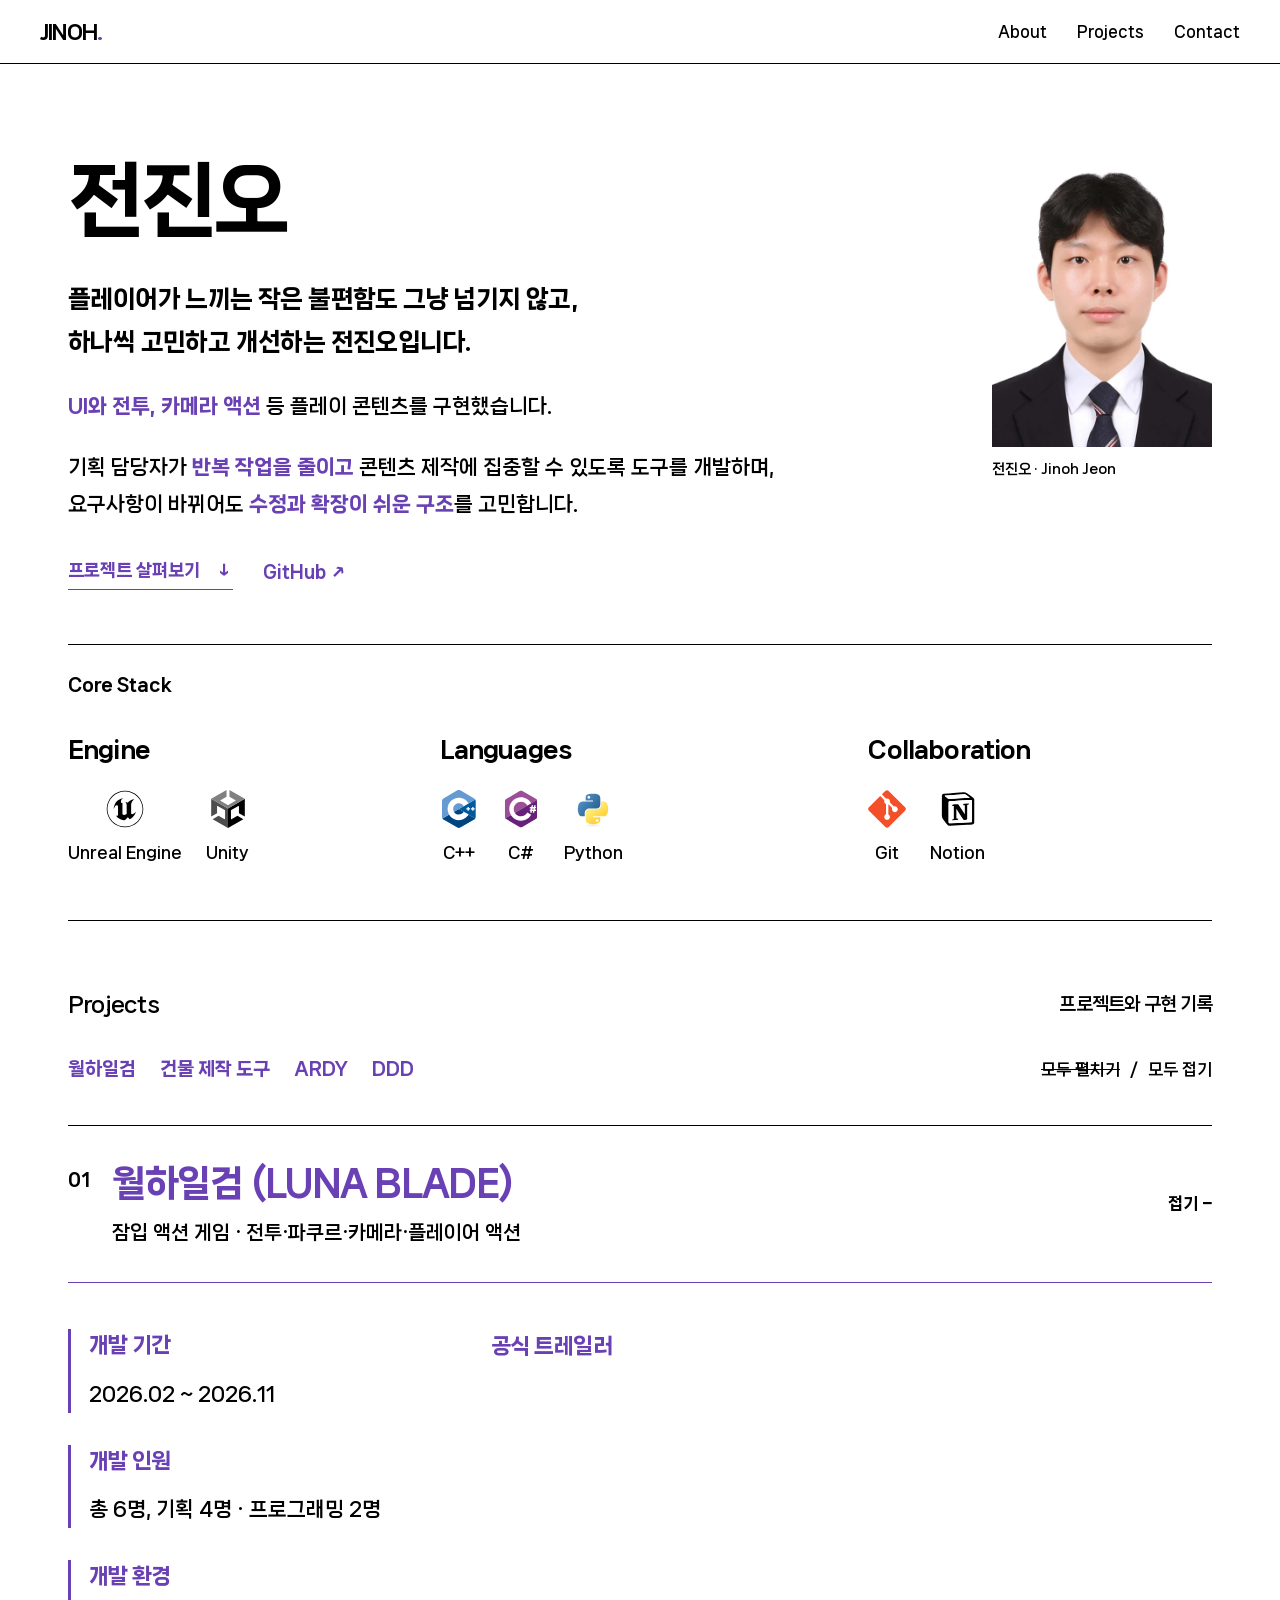
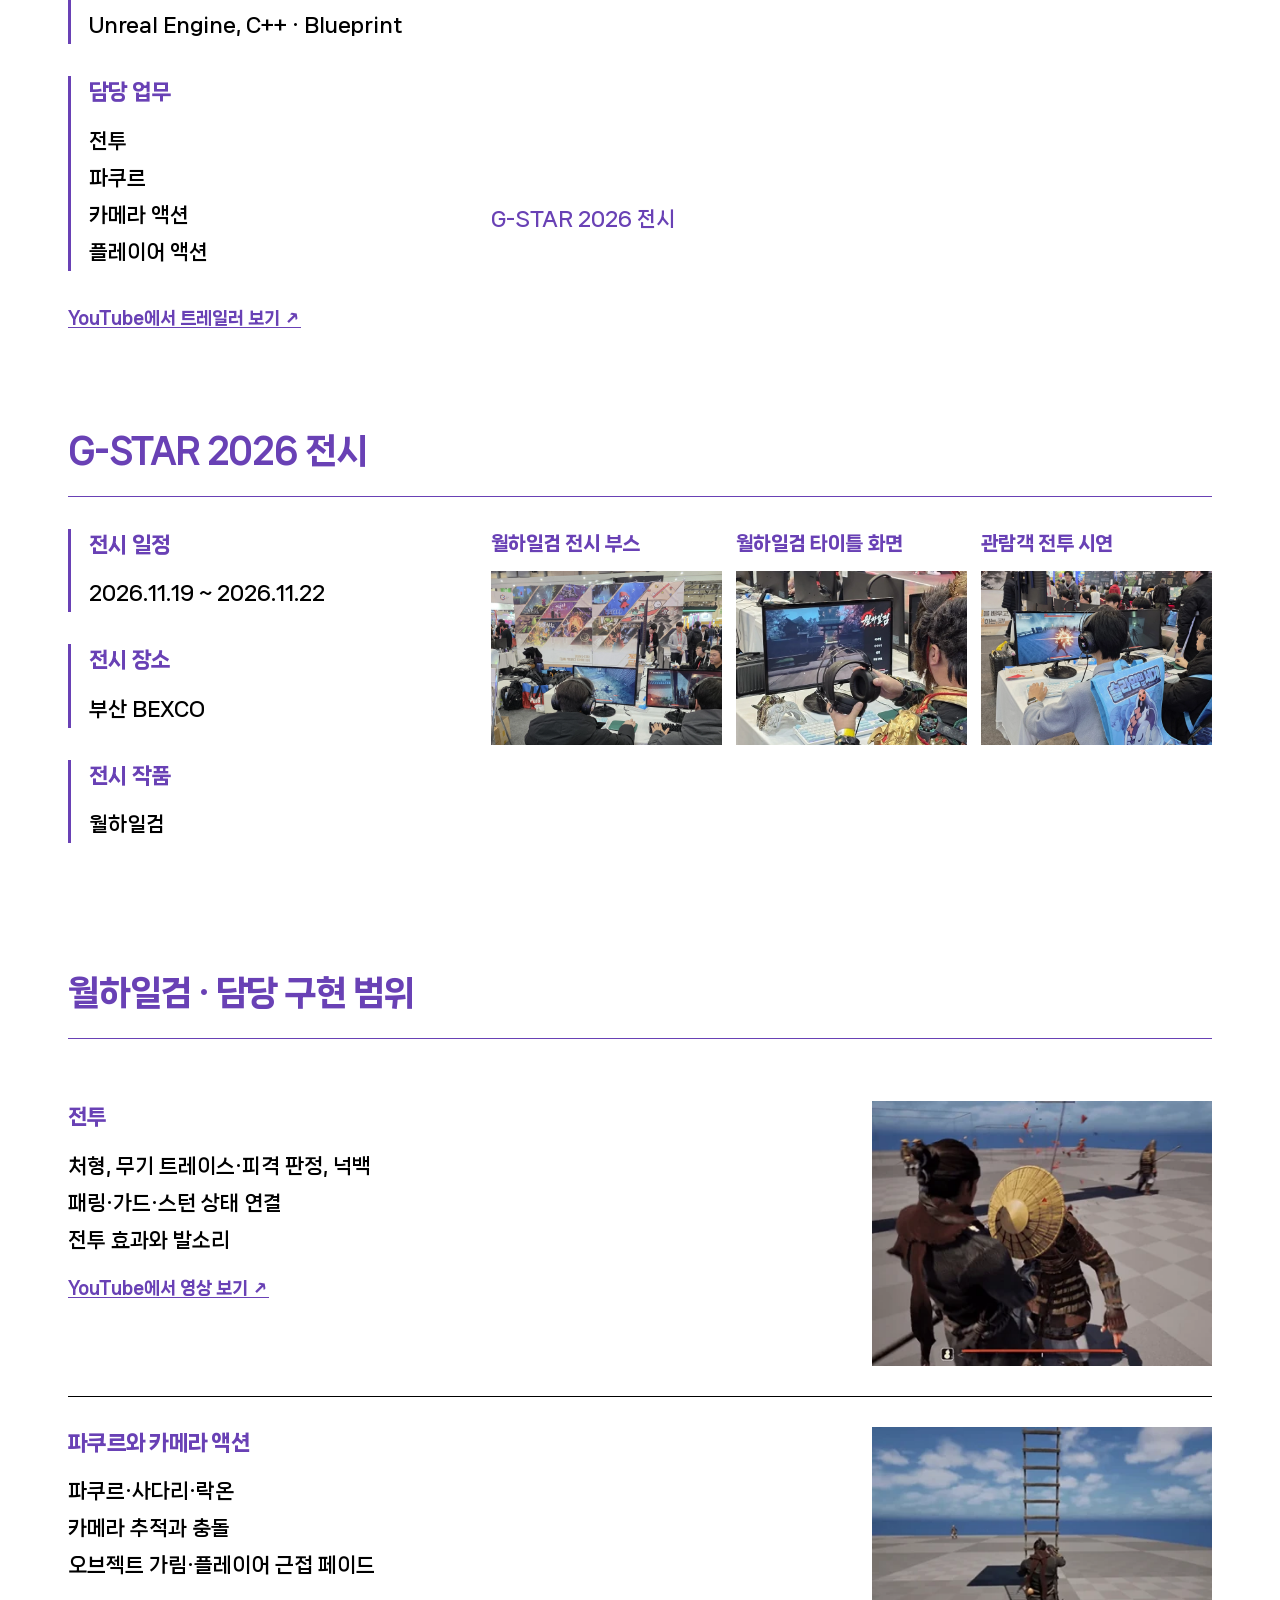
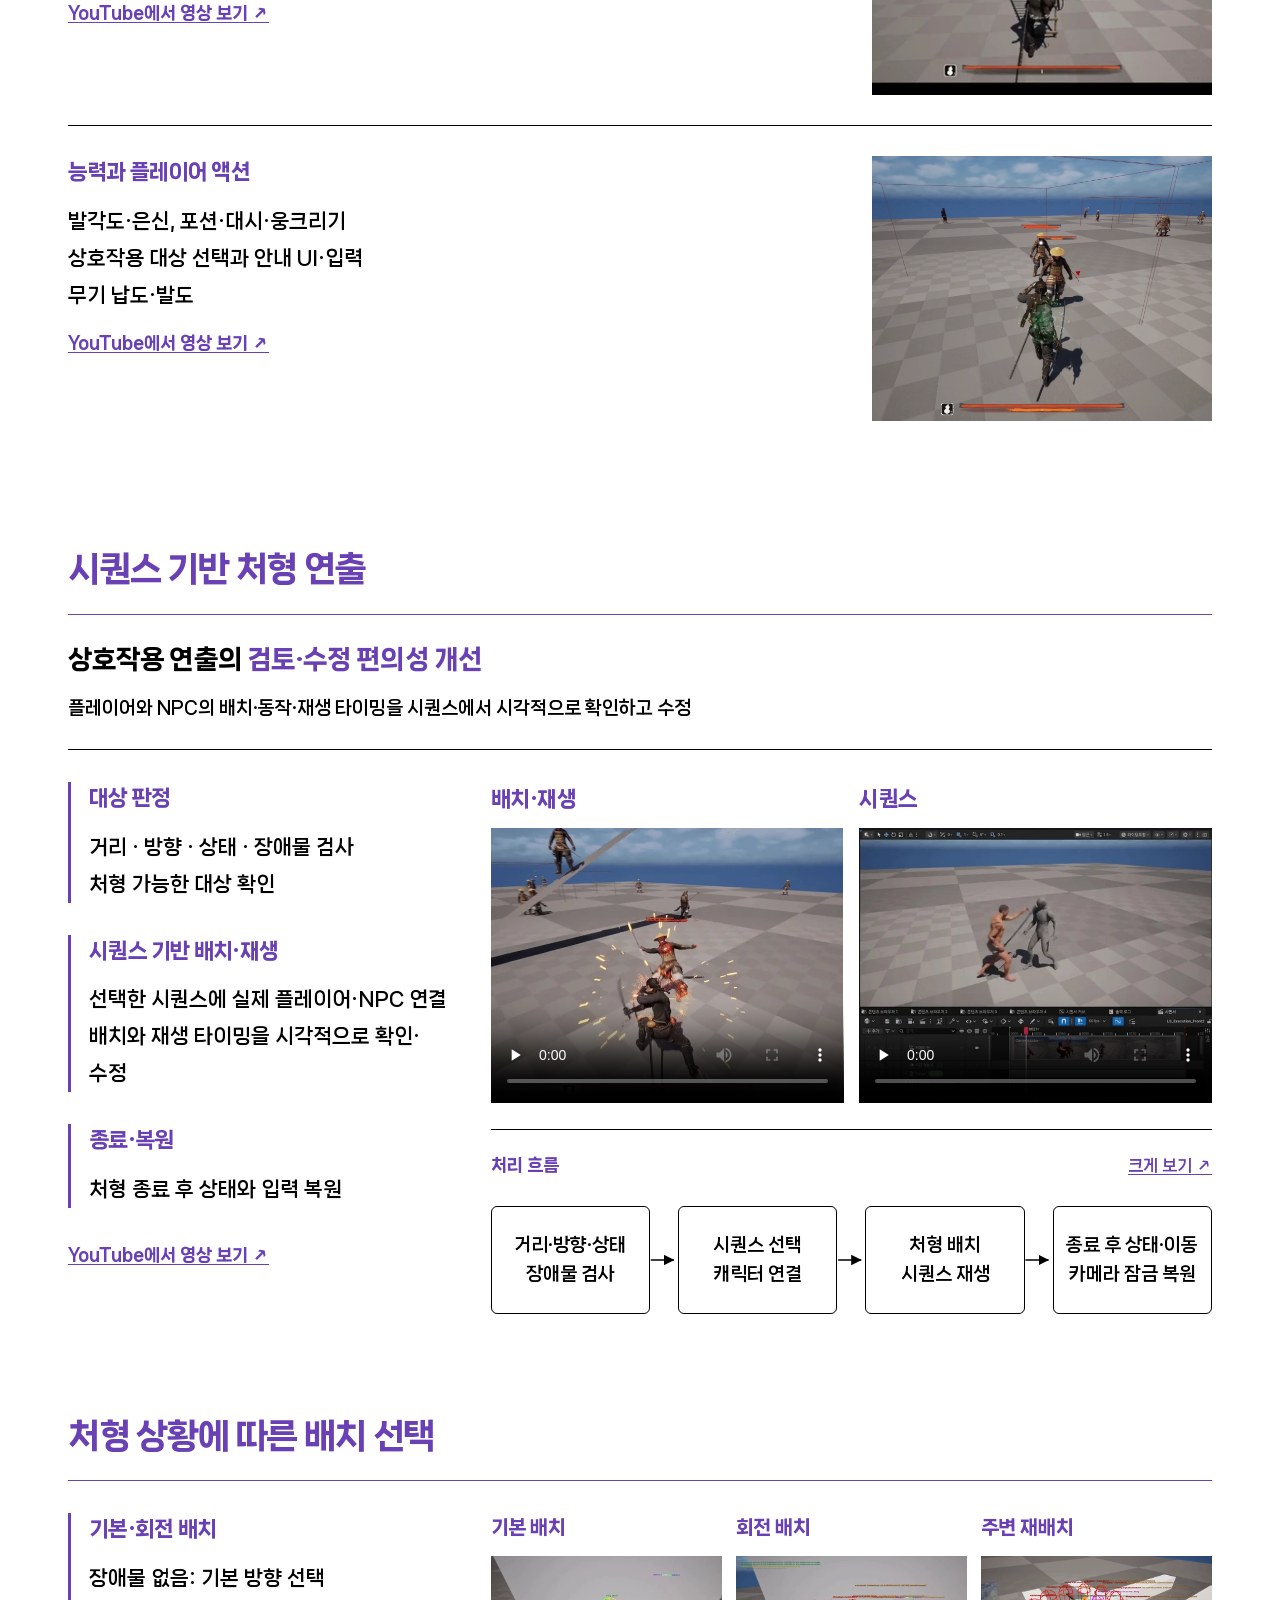
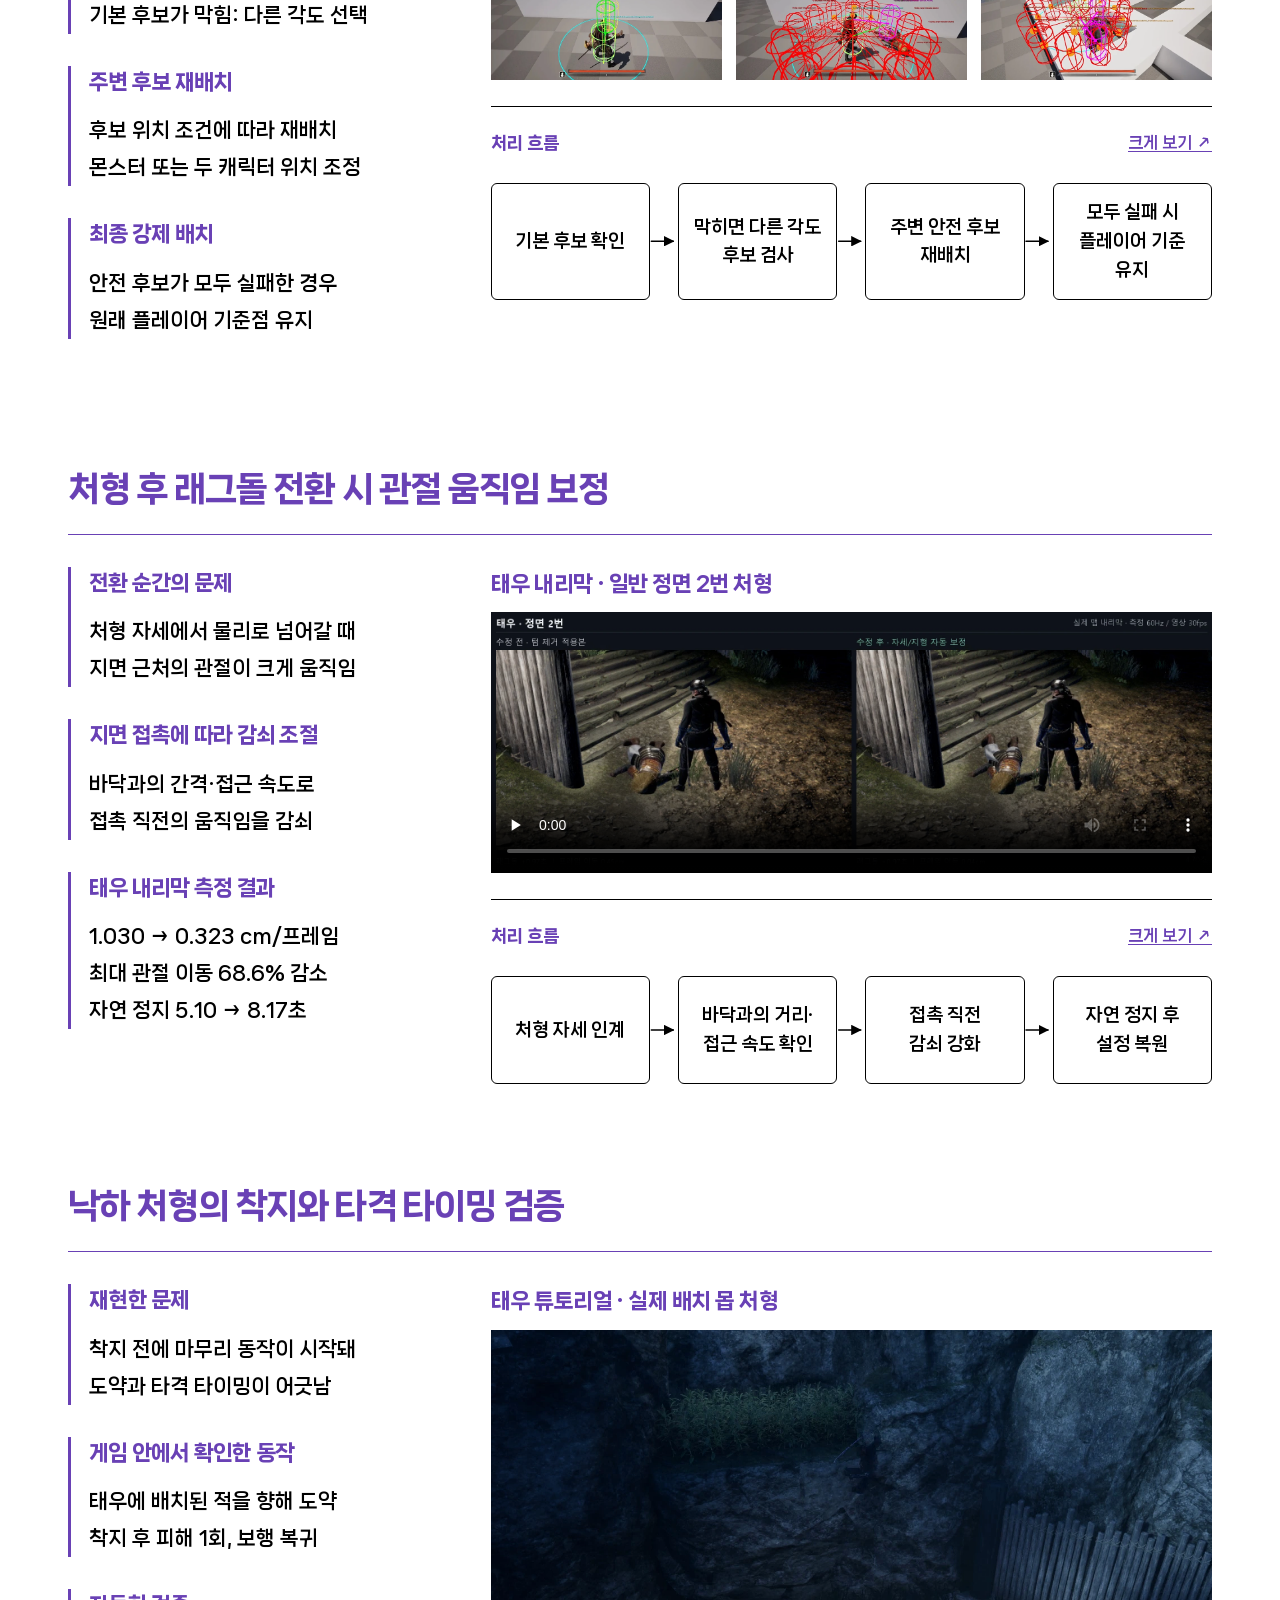
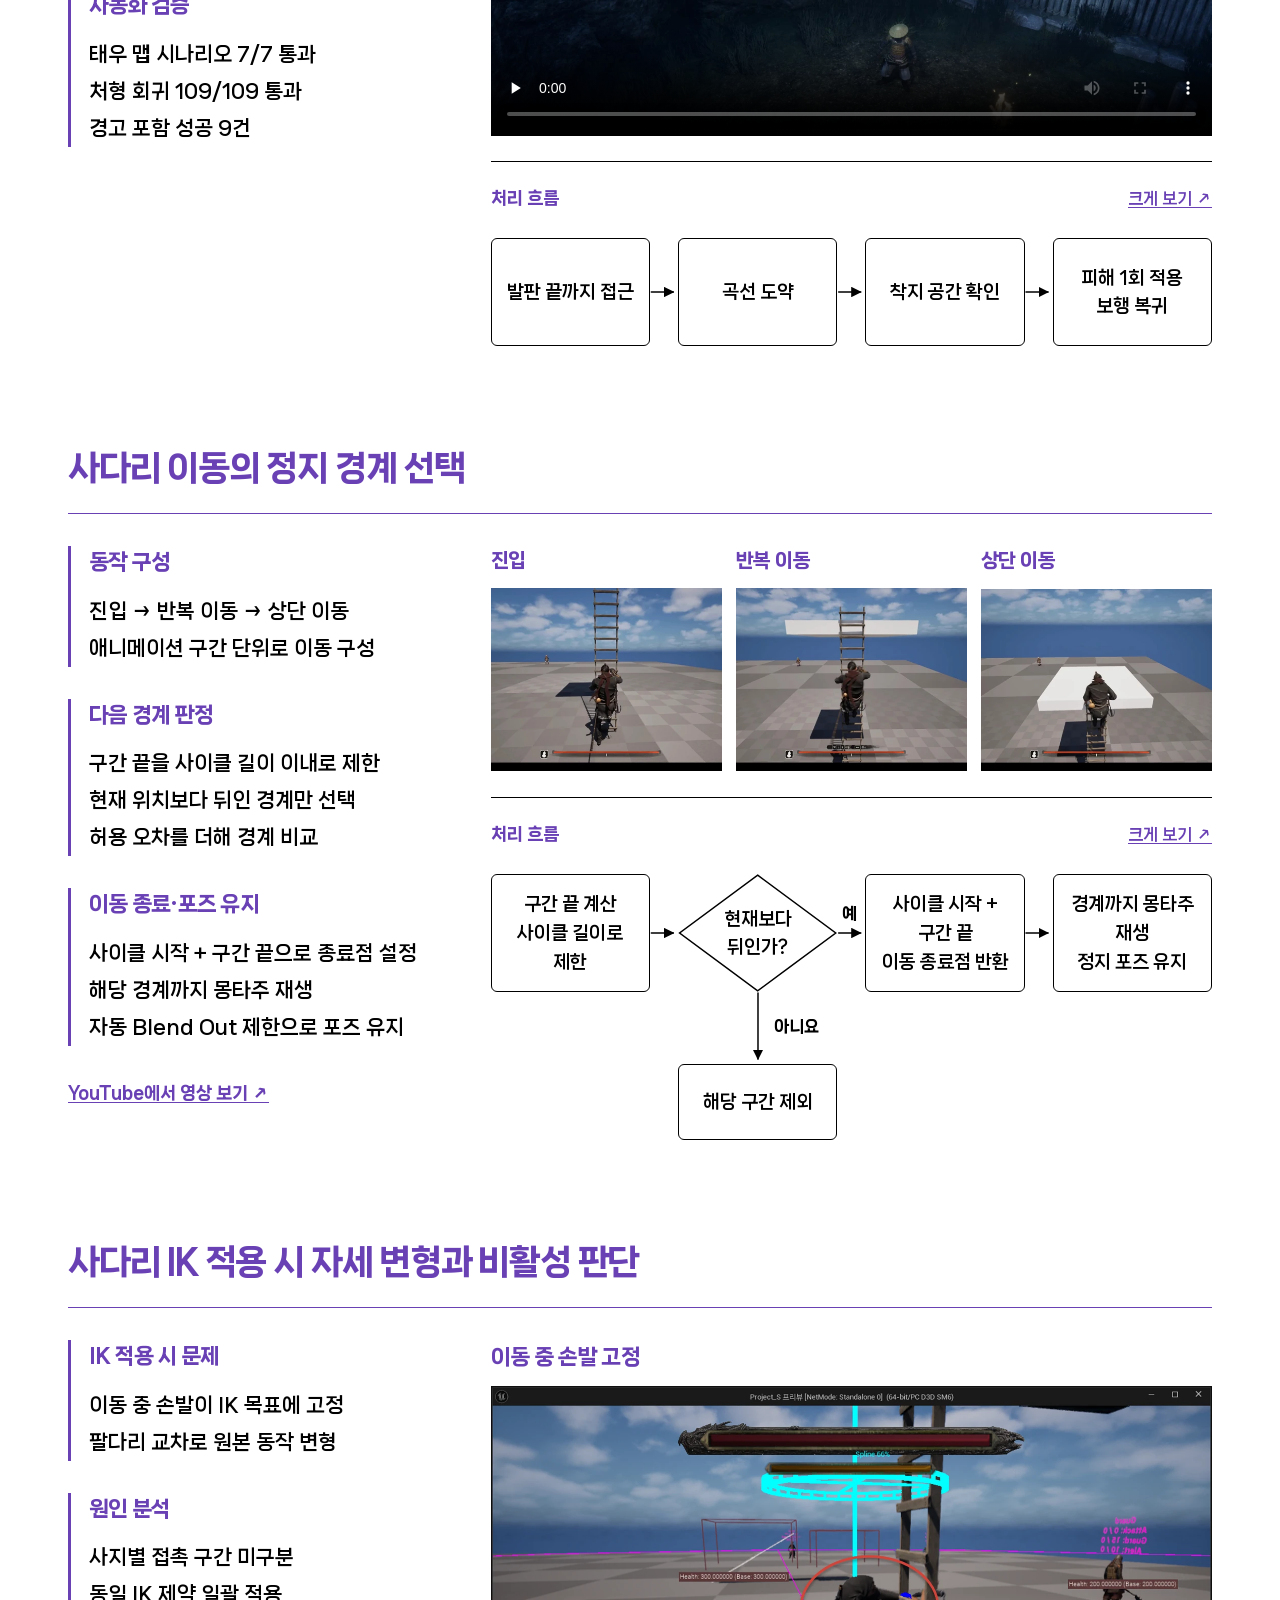
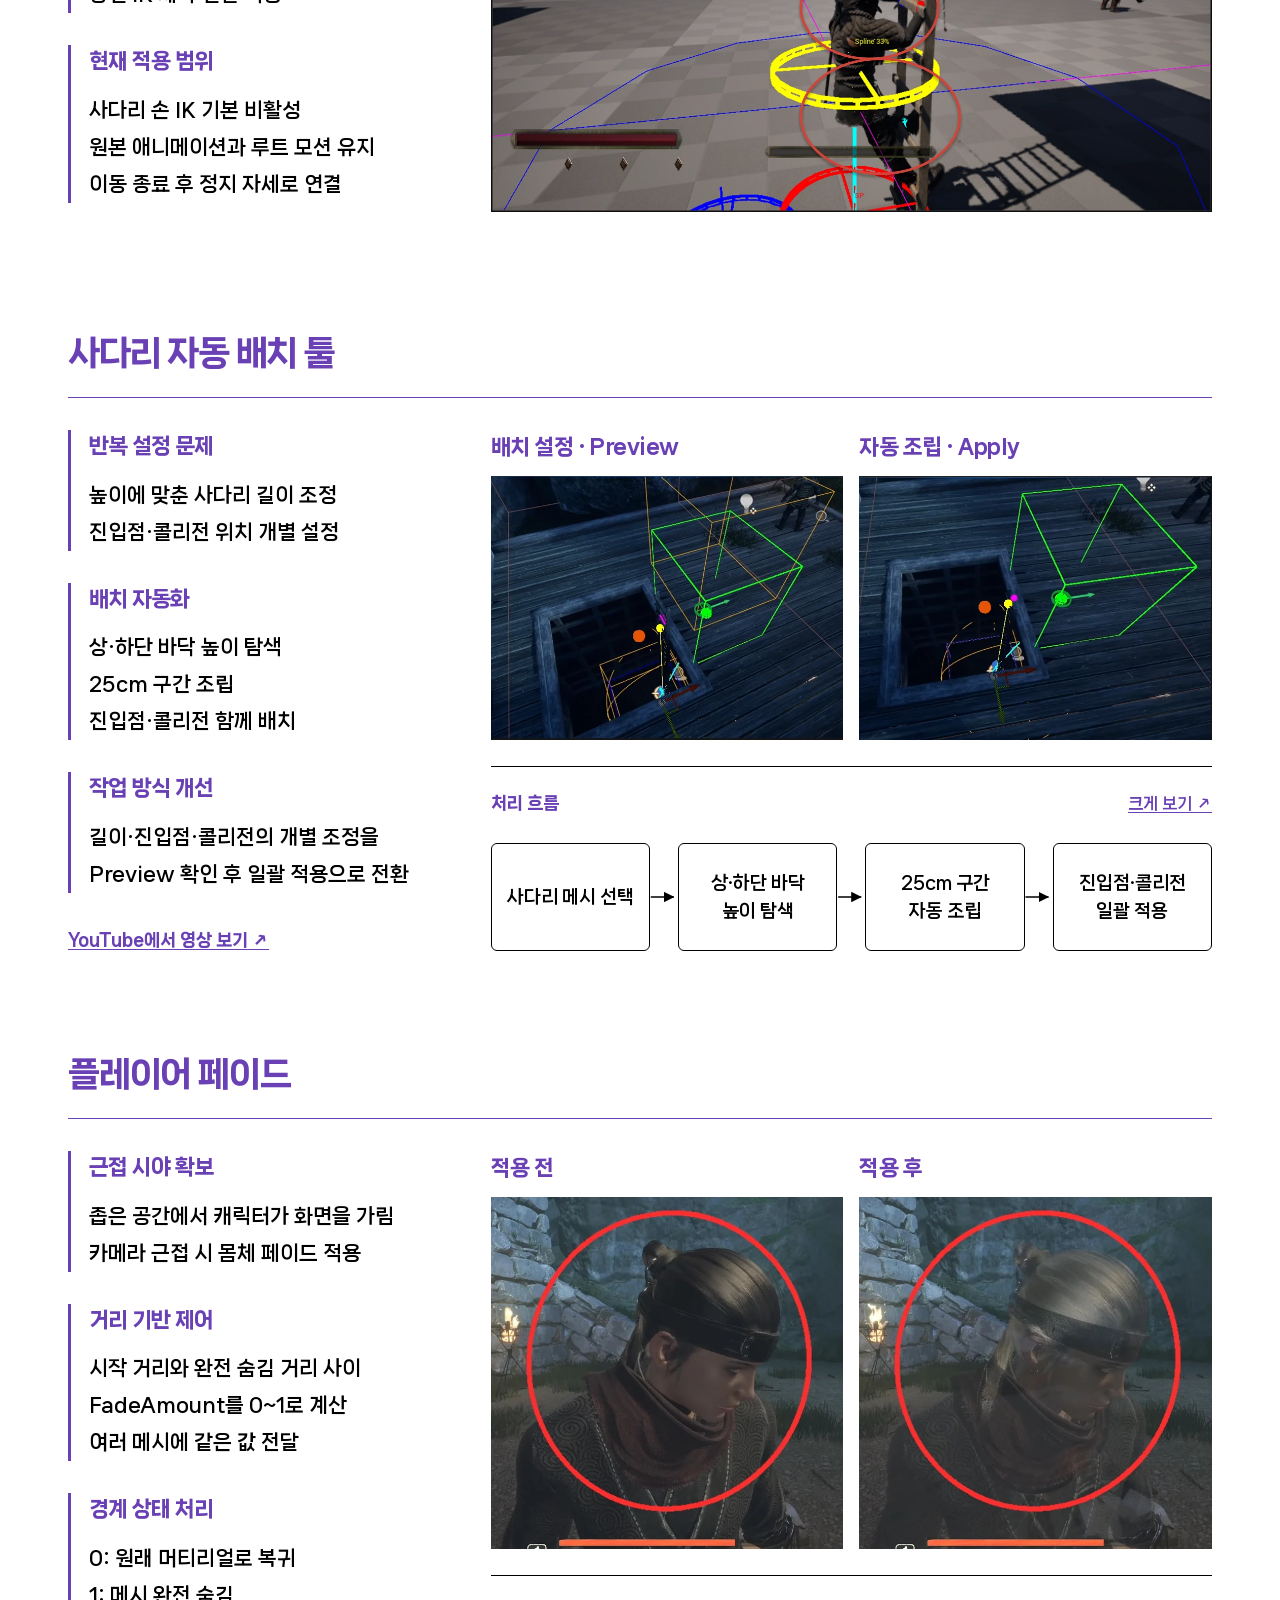
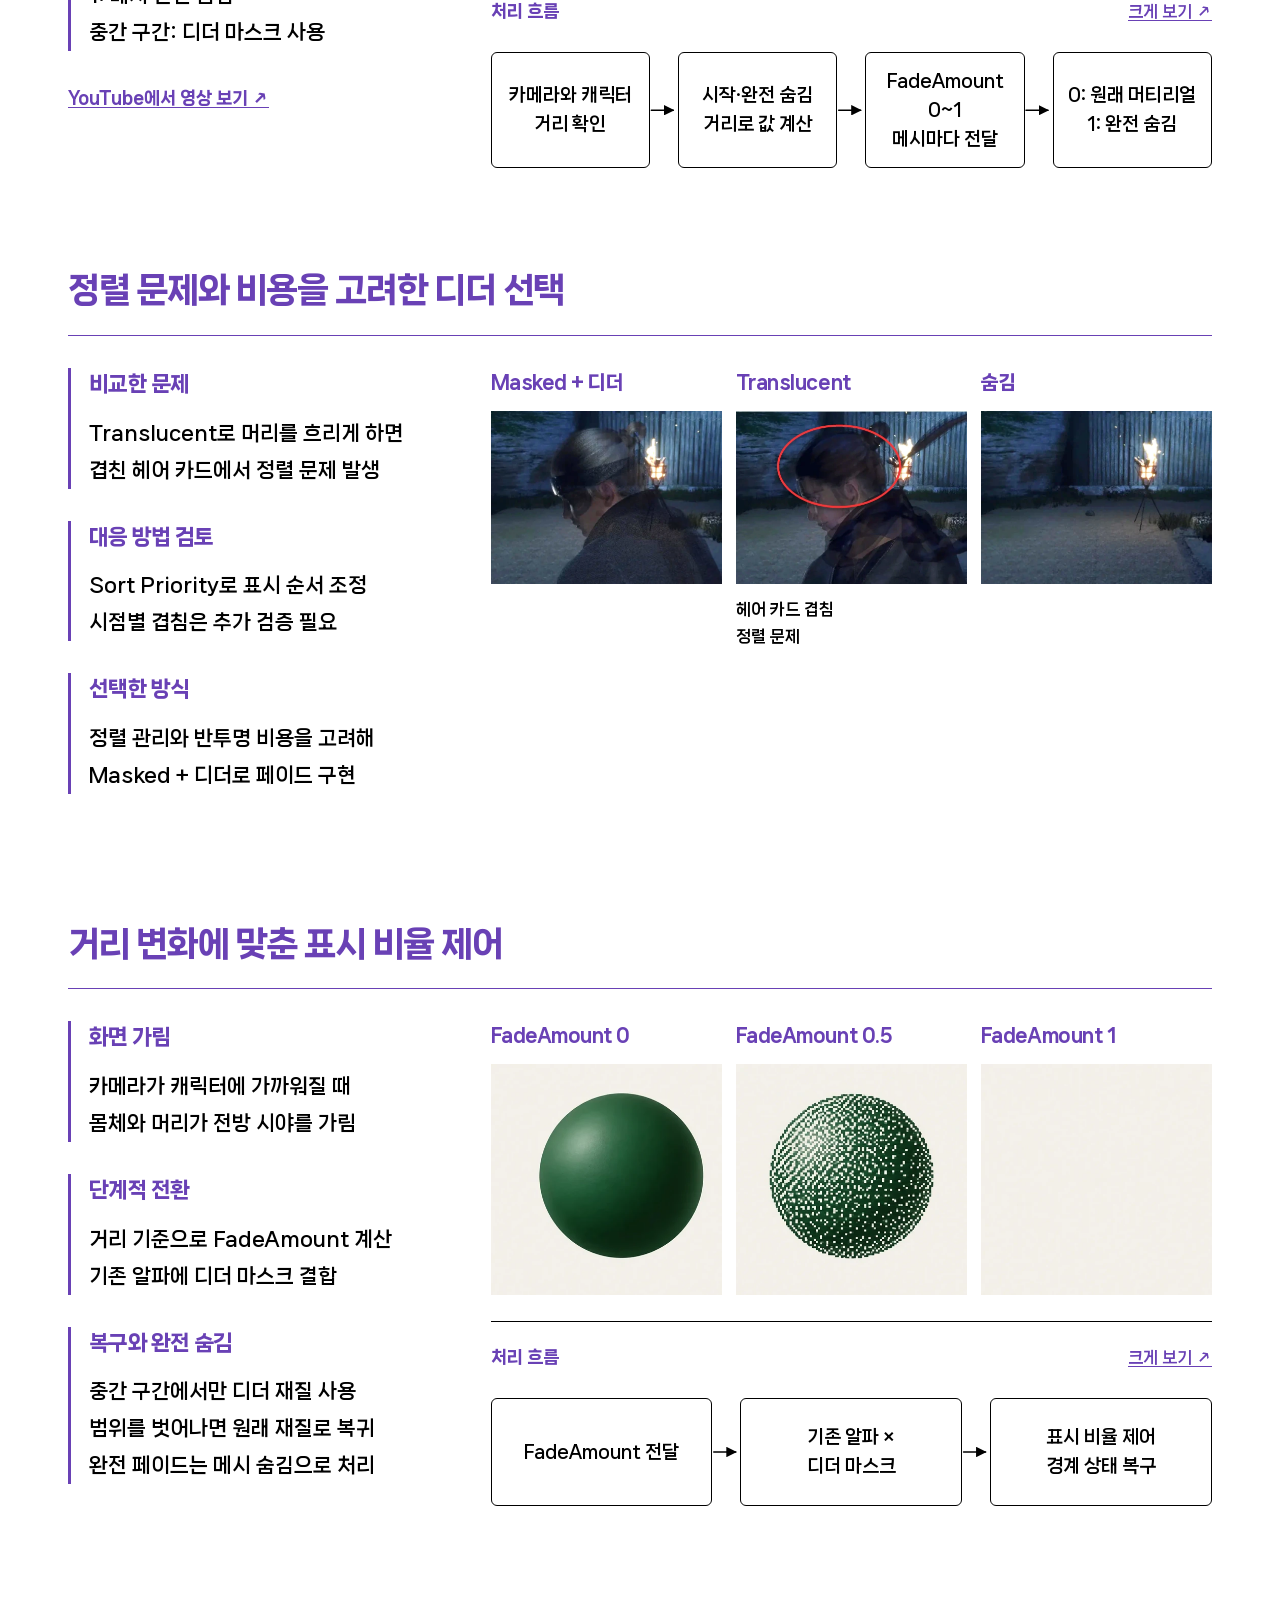
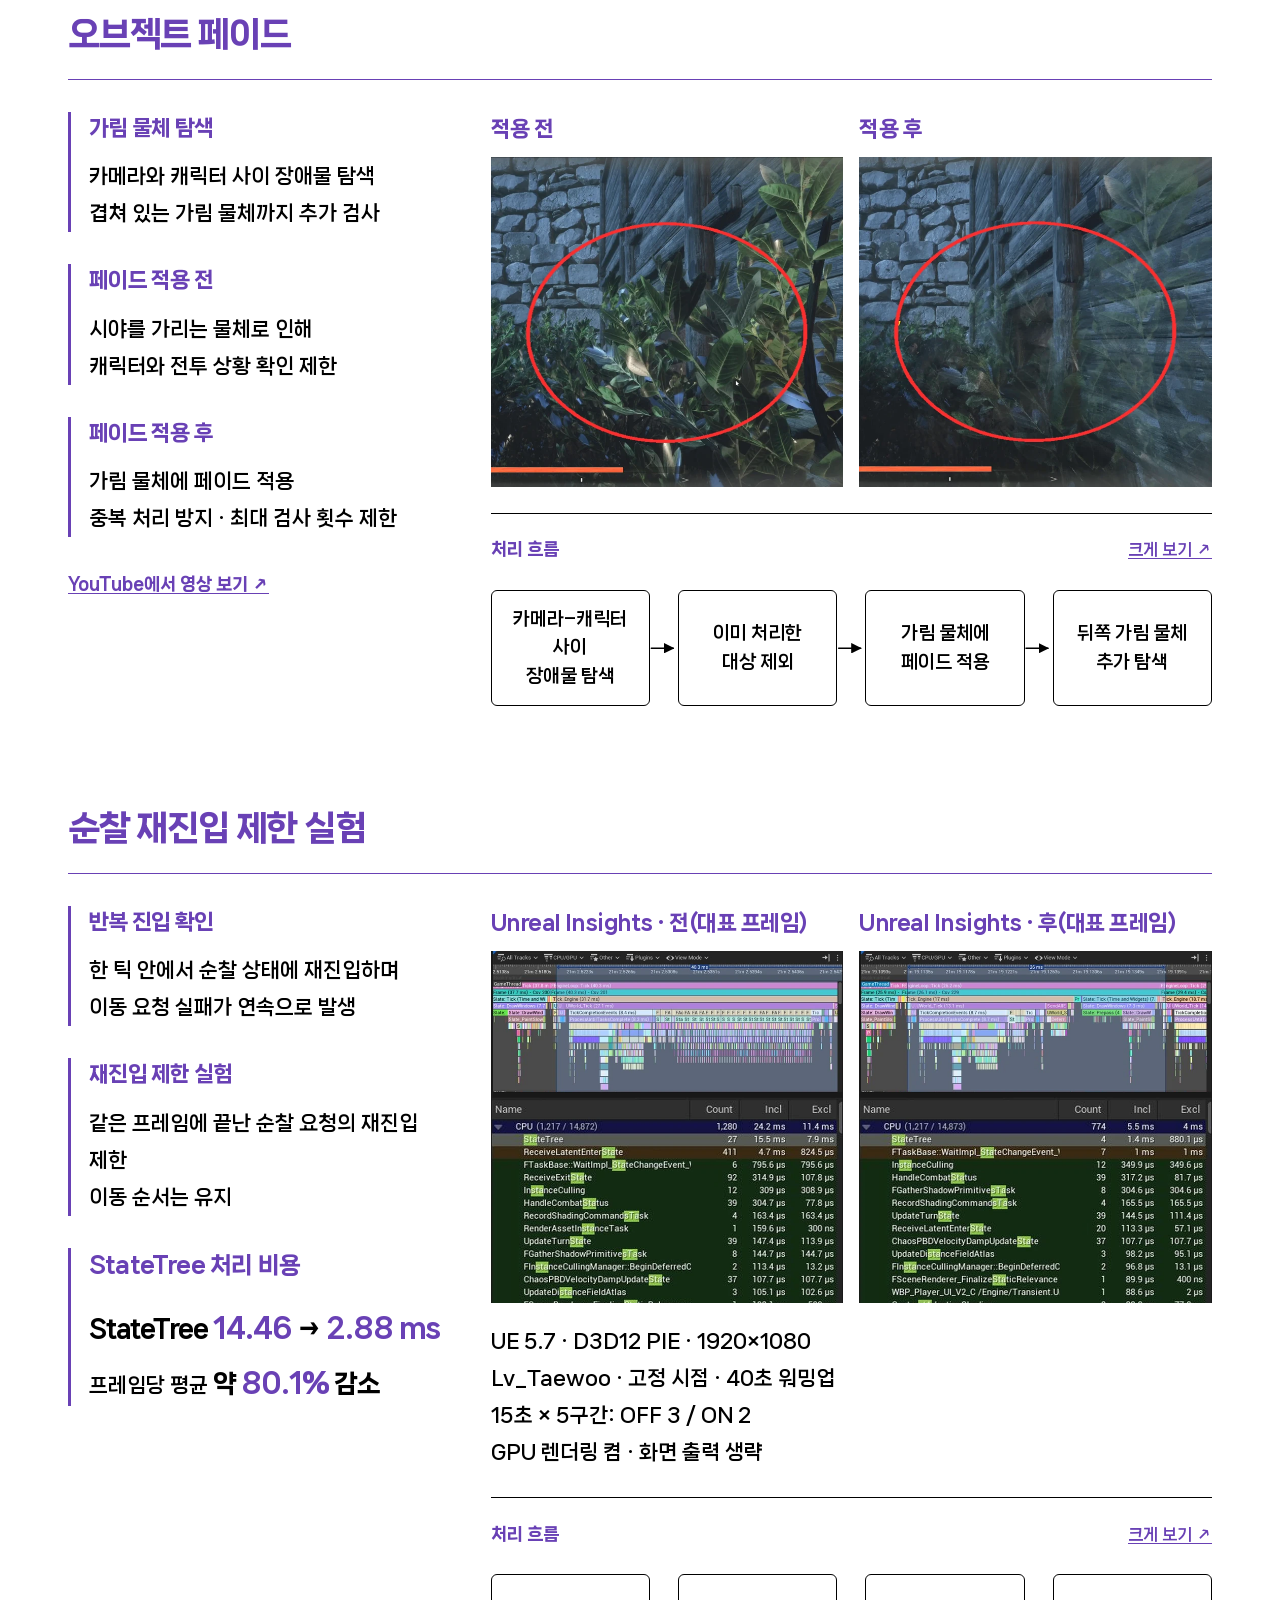
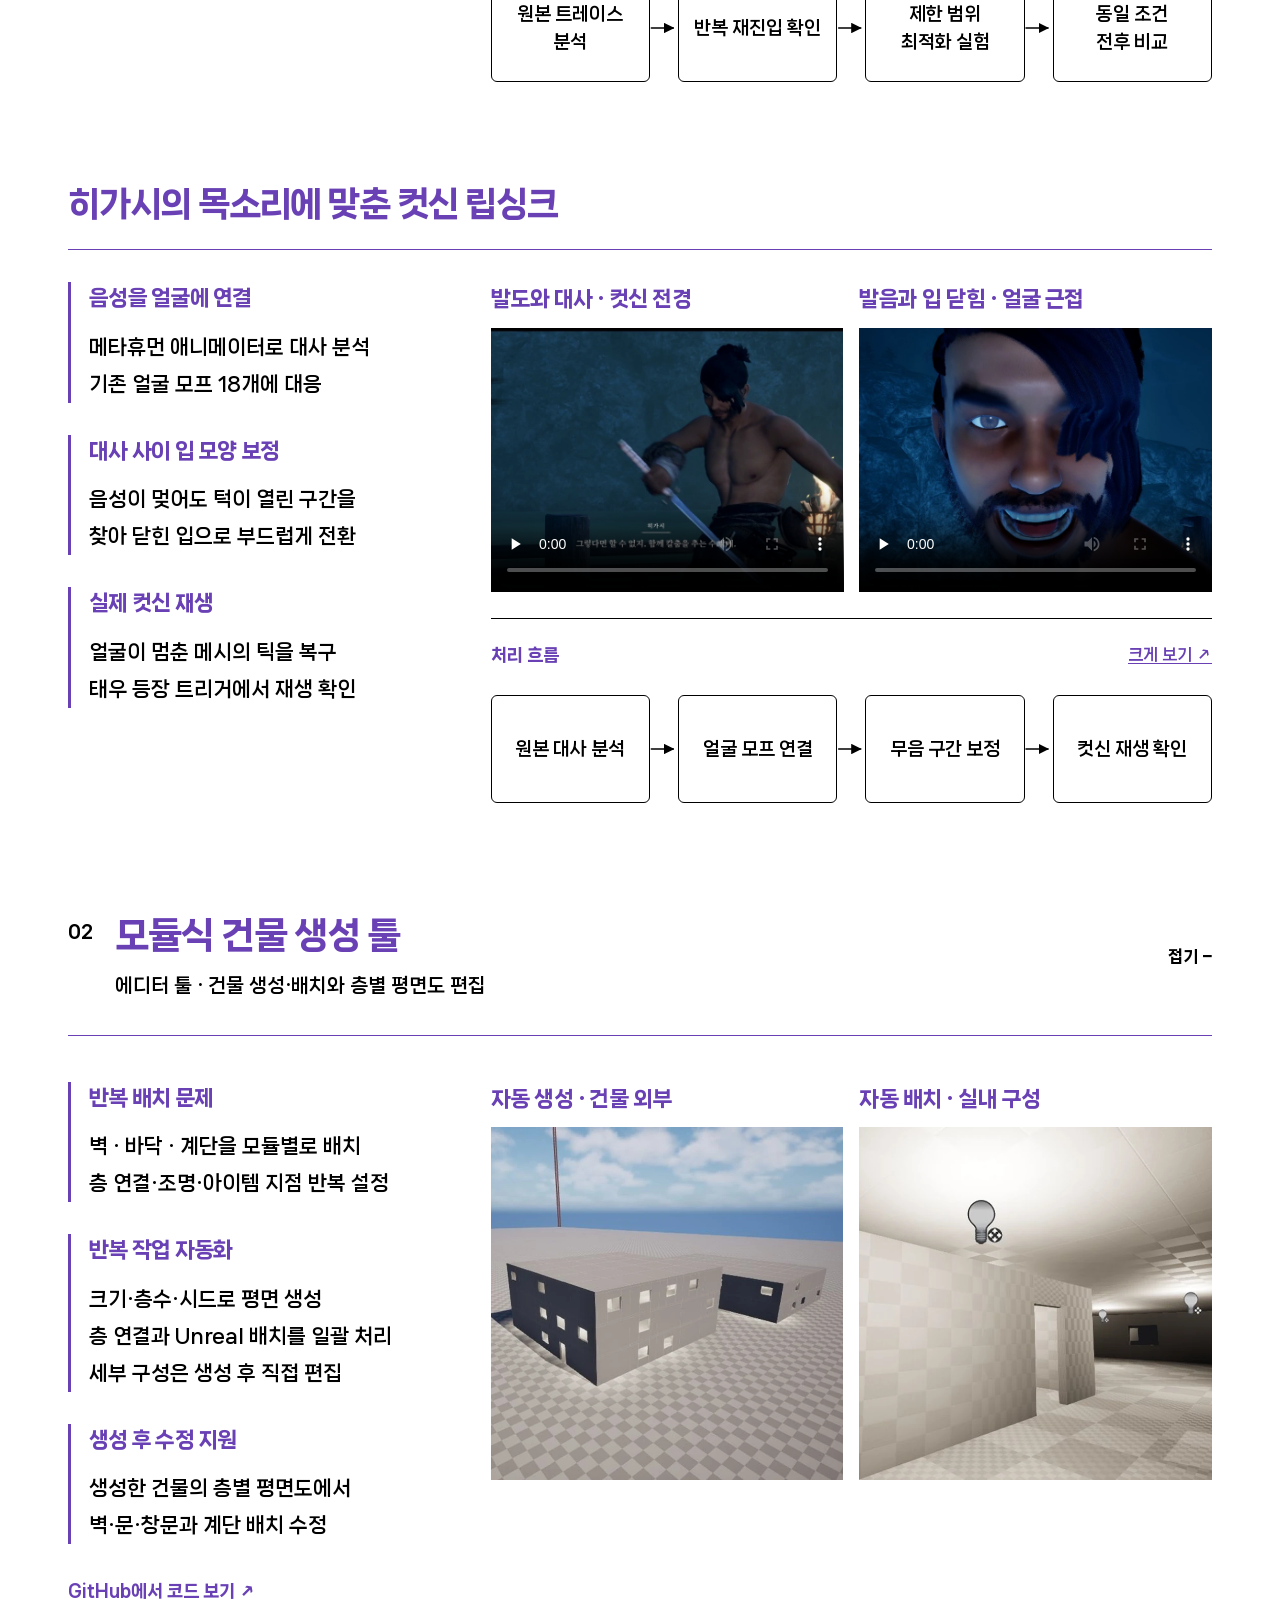
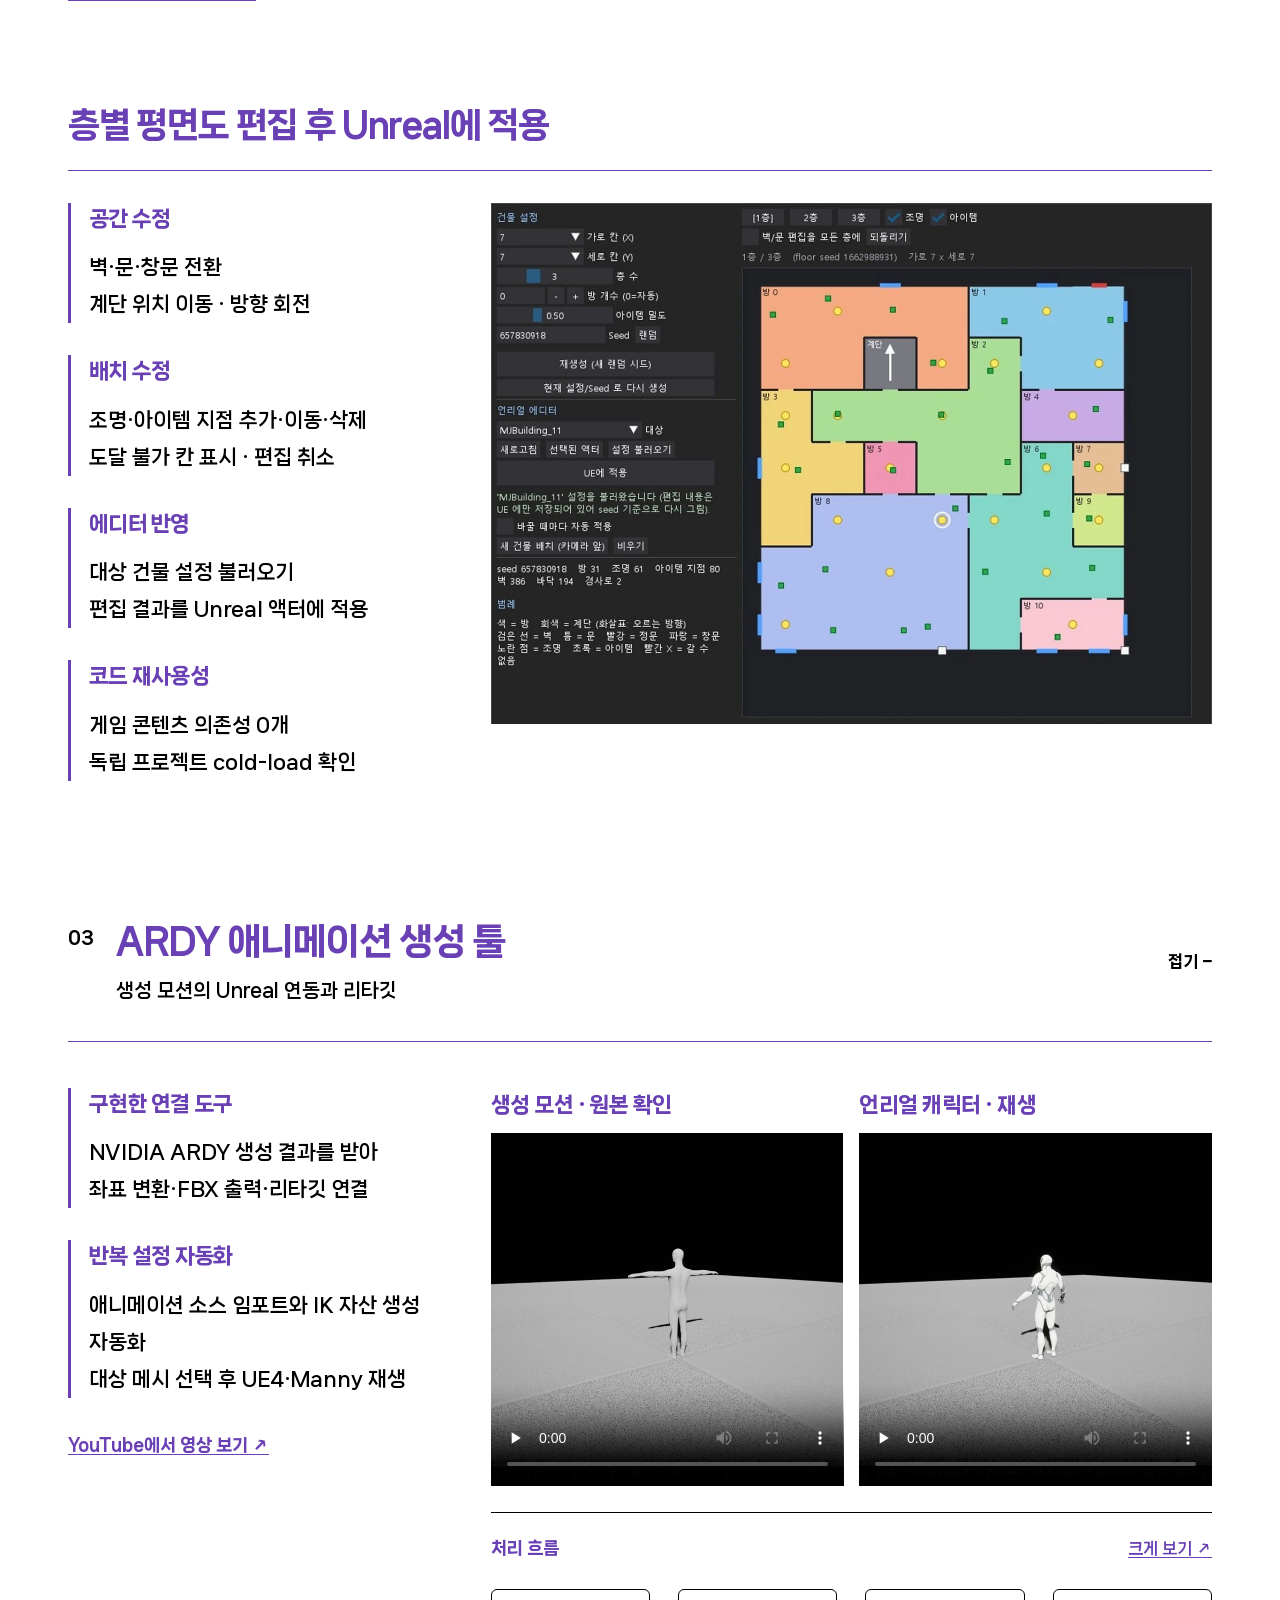
<file: index.html>
<!doctype html>
<html lang="ko">
<head>
  <meta charset="utf-8">
  <meta name="viewport" content="width=device-width,initial-scale=1">
  <meta name="description" content="전진오 게임 클라이언트 개발 포트폴리오">
  <meta name="author" content="전진오">
  <meta name="theme-color" content="#6941b5">
  <meta property="og:type" content="website">
  <meta property="og:locale" content="ko_KR">
  <meta property="og:site_name" content="전진오 게임 클라이언트 개발 포트폴리오">
  <meta property="og:title" content="전진오 게임 클라이언트 개발 포트폴리오">
  <meta property="og:description" content="전진오 게임 클라이언트 개발 포트폴리오">
  <meta property="og:url" content="https://jincat481.github.io/portfolio/">
  <meta property="og:image" content="https://jincat481.github.io/portfolio/assets/portrait-og.jpg">
  <meta property="og:image:secure_url" content="https://jincat481.github.io/portfolio/assets/portrait-og.jpg">
  <meta property="og:image:type" content="image/jpeg">
  <meta property="og:image:width" content="504">
  <meta property="og:image:height" content="648">
  <meta property="og:image:alt" content="전진오 프로필 사진">
  <meta name="twitter:card" content="summary">
  <meta name="twitter:title" content="전진오 게임 클라이언트 개발 포트폴리오">
  <meta name="twitter:description" content="전진오 게임 클라이언트 개발 포트폴리오">
  <meta name="twitter:image" content="https://jincat481.github.io/portfolio/assets/portrait-og.jpg">
  <meta name="twitter:image:alt" content="전진오 프로필 사진">
  <meta name="color-scheme" content="light">
  <title>전진오 게임 클라이언트 개발 포트폴리오</title>
  <link rel="canonical" href="https://jincat481.github.io/portfolio/">
  <link rel="icon" type="image/svg+xml" href="assets/favicon.svg">
  <link rel="stylesheet" href="style.css?v=20261023-ppt-94004fb70e">
  <link rel="stylesheet" href="portfolio-theme.css?v=20261124-luna-trailer">
  <link rel="stylesheet" href="flowcharts.css?v=20261023-branch-label-spacing">
  <script defer src="portfolio-data.js?v=20261124-exhibition-final-lips"></script>
  <script defer src="flowcharts.js?v=20261023-branch-label-spacing"></script>
  <script defer src="app.js?v=20261124-luna-trailer"></script>
  <script defer src="typography.js?v=20261023-feedback-evidence"></script>
</head>
<body>
  <a class="skip-link" href="#main">본문으로 건너뛰기</a>
  <header class="site-header">
    <a class="wordmark" href="#about" aria-label="전진오 소개로">JINOH<span class="wordmark-dot">.</span></a>
    <nav aria-label="주 메뉴">
      <a href="#about">About</a><a href="#projects">Projects</a><a href="#contact">Contact</a>
    </nav>
  </header>
  <main id="main" class="page-shell">
    <section id="about" class="about-section" aria-labelledby="intro-title">
      <div class="hero">
        <div class="hero-content">
          <h1 id="intro-title">전진오</h1>
          <p class="intro-lead">플레이어가 느끼는 작은 불편함도 그냥 넘기지 않고,<br class="desktop-break"> 하나씩 고민하고 개선하는 전진오입니다.</p>
          <p class="intro-detail">UI와 전투, 카메라 액션 등 플레이 콘텐츠를 구현했습니다.</p>
          <p class="intro-detail">기획 담당자가 반복 작업을 줄이고 콘텐츠 제작에 집중할 수 있도록 도구를 개발하며, 요구사항이 바뀌어도 수정과 확장이 쉬운 구조를 고민합니다.</p>
          <div class="hero-links"><a class="text-link" href="#projects">프로젝트 살펴보기 <span aria-hidden="true">↓</span></a><a class="quiet-link" href="https://github.com/Jincat481" target="_blank" rel="noopener noreferrer">GitHub ↗</a></div>
        </div>
        <figure class="portrait"><img id="portrait" width="270" height="347" src="assets/s1-19.webp?v=20261023-ppt-94004fb70e" alt="전진오 프로필 사진" fetchpriority="high"><figcaption>전진오 · Jinoh Jeon</figcaption></figure>
      </div>
      <div class="section-caption"><span>Core Stack</span></div>
      <div class="stack-groups" aria-label="사용 기술">
        <section class="stack-group" aria-labelledby="stack-engine"><h3 id="stack-engine">Engine</h3><ul class="stack-icons">
          <li><img src="assets/stack/unrealengine.svg" width="40" height="40" alt=""><span>Unreal Engine</span></li>
          <li><img src="assets/stack/unity.svg" width="40" height="40" alt=""><span>Unity</span></li>
        </ul></section>
        <section class="stack-group" aria-labelledby="stack-languages"><h3 id="stack-languages">Languages</h3><ul class="stack-icons">
          <li><img src="assets/stack/cplusplus.svg" width="40" height="40" alt=""><span>C++</span></li>
          <li><img src="assets/stack/csharp.svg" width="40" height="40" alt=""><span>C#</span></li>
          <li><img src="assets/stack/python.svg" width="40" height="40" alt=""><span>Python</span></li>
        </ul></section>
        <section class="stack-group" aria-labelledby="stack-collaboration"><h3 id="stack-collaboration">Collaboration</h3><ul class="stack-icons">
          <li><img src="assets/stack/git.svg" width="40" height="40" alt=""><span>Git</span></li>
          <li><img src="assets/stack/notion.svg" width="40" height="40" alt=""><span>Notion</span></li>
        </ul></section>
      </div>
    </section>
    <section id="projects" aria-labelledby="projects-title">
      <h2 class="section-title" id="projects-title"><span>Projects</span><small>프로젝트와 구현 기록</small></h2>
      <div class="portfolio-controls"><nav class="category-nav" aria-label="포트폴리오 카테고리"><a href="#moonlight">월하일검</a><a href="#mjbuilding">건물 제작 도구</a><a href="#ardy">ARDY</a><a href="#ddd">DDD</a></nav><div class="fold-controls"><button type="button" id="expand-all">모두 펼치기</button><span aria-hidden="true">/</span><button type="button" id="collapse-all">모두 접기</button></div></div>
      <div id="project-list" class="portfolio-list"></div>
    </section>
    <section id="contact" aria-labelledby="contact-title">
      <h2 class="section-title" id="contact-title"><span>Contact</span><small>연락처</small></h2>
      <div class="contact-list">
        <a href="mailto:wjswlsdh159@gmail.com"><span>Email</span><span>wjswlsdh159@gmail.com <b aria-hidden="true">↗</b></span></a>
        <a href="https://github.com/Jincat481" target="_blank" rel="noopener noreferrer"><span>GitHub</span><span>github.com/Jincat481 <b aria-hidden="true">↗</b></span></a>
      </div>
    </section>
  </main>
  <footer class="site-footer"><p>© 2026 JINOH</p><a href="#about">맨 위로 ↑</a></footer>
  <dialog id="lightbox" class="lightbox" aria-label="이미지 확대 보기"><button id="lightbox-close" class="icon-button" aria-label="확대 이미지 닫기">×</button><img id="lightbox-image" alt=""><p id="lightbox-caption"></p></dialog>
  <noscript><p class="noscript-message">포트폴리오 내용을 보려면 JavaScript를 켜 주세요. <a href="mailto:wjswlsdh159@gmail.com">이메일로 문의하기</a></p></noscript>
</body>
</html>
</file>
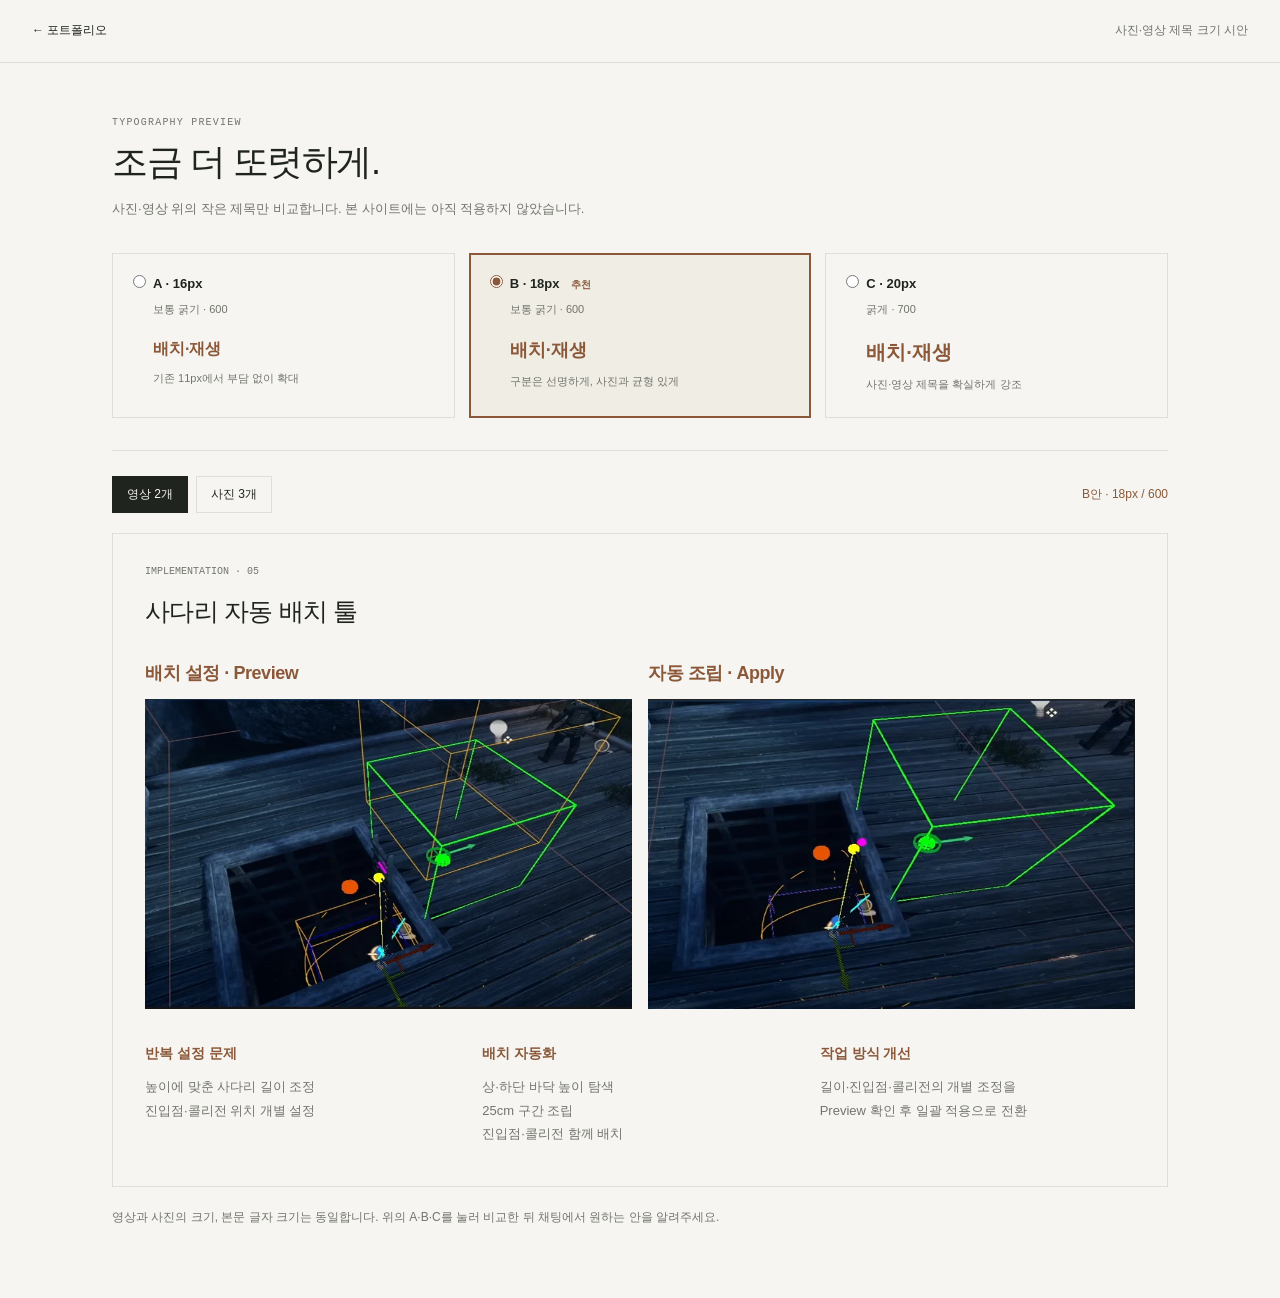
<file: samples/labels.html>
<!doctype html>
<html lang="ko">
<head>
  <meta charset="utf-8"><meta name="viewport" content="width=device-width,initial-scale=1">
  <meta name="robots" content="noindex,nofollow">
  <title>사진·영상 제목 크기 시안 — 전진오</title>
  <link rel="icon" href="../assets/favicon.svg" type="image/svg+xml">
  <link rel="stylesheet" href="../style.css">
  <link rel="stylesheet" href="labels.css">
  <script defer src="../portfolio-data.js"></script><script defer src="labels.js"></script>
</head>
<body data-size="B">
  <header class="sample-header"><a href="../">← 포트폴리오</a><span>사진·영상 제목 크기 시안</span></header>
  <main class="sample-shell">
    <div class="sample-intro"><p>TYPOGRAPHY PREVIEW</p><h1>조금 더 또렷하게.</h1><p>사진·영상 위의 작은 제목만 비교합니다. 본 사이트에는 아직 적용하지 않았습니다.</p></div>
    <fieldset class="size-options"><legend>제목 크기 선택</legend>
      <label><input type="radio" name="size" value="A"><span><b>A · 16px</b><small>보통 굵기 · 600</small><strong class="example example-a">배치·재생</strong><em>기존 11px에서 부담 없이 확대</em></span></label>
      <label><input type="radio" name="size" value="B" checked><span><b>B · 18px <i>추천</i></b><small>보통 굵기 · 600</small><strong class="example example-b">배치·재생</strong><em>구분은 선명하게, 사진과 균형 있게</em></span></label>
      <label><input type="radio" name="size" value="C"><span><b>C · 20px</b><small>굵게 · 700</small><strong class="example example-c">배치·재생</strong><em>사진·영상 제목을 확실하게 강조</em></span></label>
    </fieldset>
    <div class="preview-controls"><div class="demo-tabs" role="group" aria-label="예시 종류"><button type="button" data-demo="execution" aria-pressed="true">영상 2개</button><button type="button" data-demo="fade" aria-pressed="false">사진 3개</button></div><p id="current-size" aria-live="polite">B안 · 18px / 600</p></div>
    <section id="sample-stage" class="sample-stage" aria-label="선택한 제목 크기 미리보기"></section>
    <p class="sample-note">영상과 사진의 크기, 본문 글자 크기는 동일합니다. 위의 A·B·C를 눌러 비교한 뒤 채팅에서 원하는 안을 알려주세요.</p>
  </main>
</body></html>
</file>
<file: style.css>
:root{--paper:#f6f5f1;--white:#fff;--ink:#20241f;--muted:#72756d;--rule:#dedfd7;--accent:#8b5839;--tag:#eaece5;--sans:"Pretendard","Noto Sans KR","Apple SD Gothic Neo","Malgun Gothic",sans-serif;--mono:"Consolas","SFMono-Regular",monospace}
*,*::before,*::after{box-sizing:border-box}html{scroll-behavior:smooth;scroll-padding-top:90px}body{margin:0;background:var(--paper);color:var(--ink);font-family:var(--sans);font-size:16px;line-height:1.8;-webkit-font-smoothing:antialiased}h1,h2,h3,h4,p,figure,dl,dd{margin:0}img,video{display:block;max-width:100%}button,a{-webkit-tap-highlight-color:transparent}a{color:inherit}button{font:inherit;color:inherit;cursor:pointer}button:disabled{cursor:default}a:focus-visible,button:focus-visible,summary:focus-visible{outline:2px solid var(--accent);outline-offset:5px}.skip-link{position:fixed;top:-100px;left:20px;z-index:100;padding:10px 18px;background:var(--ink);color:white}.skip-link:focus{top:10px}
.site-header{height:64px;position:sticky;top:0;z-index:20;display:flex;align-items:center;justify-content:space-between;padding:0 40px;background:var(--paper);border-bottom:1px solid var(--rule)}.wordmark{font:700 16px var(--sans);text-decoration:none;letter-spacing:-.04em}.wordmark-dot{color:var(--accent)}.site-header nav{display:flex;gap:30px}.site-header nav a{font:12px var(--mono);text-decoration:none;color:var(--muted)}.site-header nav a[aria-current]{color:var(--ink)}
.page-shell{max-width:944px;margin:0 auto;padding:0 40px}.page-shell>section{padding:64px 0 56px;border-bottom:1px solid var(--rule)}.page-shell>section:first-child{padding-top:90px}.hero{display:grid;grid-template-columns:minmax(0,1fr) 200px;gap:56px;align-items:start}.eyebrow{font:11px/1.5 var(--mono);letter-spacing:.12em;color:var(--muted);margin:4px 0 28px}h1{font-size:78px;font-weight:600;letter-spacing:-.065em;line-height:1.1;margin-bottom:30px}.intro-lead{font-size:18px;line-height:1.95;word-break:keep-all;letter-spacing:-.03em}.intro-sub{font-size:14px;line-height:1.9;color:var(--muted);margin-top:20px}.intro-detail{font-size:14px;line-height:1.95;color:var(--muted);margin-top:18px;max-width:520px;word-break:keep-all}.hero-links{display:flex;flex-wrap:wrap;align-items:center;gap:28px;margin-top:30px;font-size:13px}.text-link{text-decoration:none;border-bottom:1px solid var(--ink);padding-bottom:2px}.text-link span{margin-left:12px}.quiet-link{color:var(--muted);text-decoration:none}.portrait{padding-top:30px}.portrait img{width:200px;height:257px;object-fit:cover;object-position:center top;border:1px solid var(--rule);background:#fff}.portrait figcaption{font:10px var(--mono);letter-spacing:.07em;color:var(--muted);padding-top:14px}.section-caption{display:flex;align-items:center;justify-content:space-between;font-size:11px;color:var(--muted);font-family:var(--mono);margin:66px 0 30px;padding-top:24px;border-top:1px solid var(--rule)}.section-caption span:last-child{font-family:var(--sans)}
.stack-groups{display:grid;grid-template-columns:1.2fr 1.4fr 1.2fr;gap:28px}.stack-group{min-width:0}.stack-group h3{font-size:18px;line-height:1.5;font-weight:600;margin:0 0 24px;color:var(--ink)}.stack-group .stack-icons{display:flex;flex-wrap:wrap;gap:24px;list-style:none;padding:0;margin:0}.stack-icons li{display:flex;flex-direction:column;align-items:center;gap:9px;text-align:center}.stack-icons img{height:38px;width:38px;object-fit:contain;margin-bottom:4px}.stack-group .stack-icons span{font-size:13px;line-height:1.4;white-space:nowrap}
.section-title{display:flex;align-items:center;justify-content:space-between;gap:16px;font-size:13px;letter-spacing:.02em;font-weight:500;margin-bottom:22px}.section-title>span{font-family:var(--mono)}.section-title small{font-size:11px;font-weight:400;color:var(--muted)}.portfolio-controls{display:flex;justify-content:space-between;align-items:center;flex-wrap:wrap;gap:20px;margin-bottom:32px}.category-nav{display:flex;flex-wrap:wrap;gap:10px 24px}.category-nav a{font-size:13px;color:var(--muted);text-decoration:none}.category-nav a:hover{color:var(--accent)}.fold-controls{display:flex;gap:10px;color:var(--muted);font-size:11px}.fold-controls button{background:none;border:0;padding:4px 0;font-size:12px}.fold-controls button:disabled{opacity:.4}.portfolio-category{border-top:1px solid var(--rule);scroll-margin-top:86px}.portfolio-category:last-child{border-bottom:1px solid var(--rule)}.portfolio-category>summary{list-style:none;display:flex;align-items:center;gap:22px;padding:32px 0;cursor:pointer}.portfolio-category>summary::-webkit-details-marker{display:none}.category-number{font:11px var(--mono);color:var(--accent);align-self:start;padding-top:12px}.category-label{min-width:0;flex:1}.category-label h2{font-size:28px;font-weight:600;line-height:1.4;letter-spacing:-.04em;word-break:keep-all}.category-label>span{display:block;font-size:15px;line-height:1.8;color:var(--muted);margin-top:8px;word-break:keep-all}.category-toggle{font-size:12px;color:var(--muted);white-space:nowrap}.when-closed{display:none}.portfolio-category:not([open]) .when-open{display:none}.portfolio-category:not([open]) .when-closed{display:inline}.category-content{padding-bottom:25px}.portfolio-page{padding:42px 0;border-top:1px solid var(--rule);scroll-margin-top:90px}.portfolio-page h3{font-size:24px;line-height:1.6;font-weight:500;letter-spacing:-.035em;margin-bottom:30px;word-break:keep-all}.slide-layout{display:grid;grid-template-columns:minmax(210px,.85fr) minmax(0,1.8fr);gap:34px}.slide-description,.slide-visual{min-width:0}.slide-note{padding:16px 0 22px;border-top:1px solid var(--rule)}.slide-note h4{font-size:15px;line-height:1.7;font-weight:600;color:var(--accent);margin-bottom:11px;word-break:keep-all}.slide-note p{font-size:14px;color:#636b5c;line-height:1.9;white-space:pre-line;overflow-wrap:anywhere;word-break:keep-all}.slide-links{display:flex;flex-direction:column;gap:10px;margin-top:18px;font-size:12px;color:var(--accent)}.slide-links a{text-underline-offset:4px}.slide-media{display:grid;grid-template-columns:repeat(2,minmax(0,1fr));gap:25px 16px;align-items:start}.slide-media.media-count-1{grid-template-columns:minmax(0,1fr)}.slide-media.media-count-3>figure:last-child{grid-column:1/-1;width:calc((100% - 16px)/2);justify-self:center}.slide-media figure{min-width:0}.media-label{font-size:18px;font-weight:600;line-height:1.65;letter-spacing:-.025em;color:var(--accent);margin-bottom:12px;word-break:keep-all}.zoom-media{display:block;width:100%;border:0;background:transparent;padding:0;cursor:zoom-in}.zoom-media img{width:100%;height:auto}.slide-media video{width:100%;height:auto;object-fit:fill;background:var(--paper)}.slide-measurement{font-size:14px;line-height:1.9;white-space:pre-line;color:var(--muted);margin-top:20px}.native-flow{padding-top:22px;margin-top:26px;border-top:1px solid var(--rule)}.native-flow.large-flow{padding:0;margin:0;border:0}.flow-heading{display:flex;justify-content:space-between;gap:12px;align-items:center;color:var(--muted);font-size:11px;margin-bottom:12px}.flow-heading button{border:0;background:none;padding:2px 0;font-size:11px;color:var(--muted);text-decoration:underline;text-underline-offset:3px}.scope-grid{display:grid;grid-template-columns:repeat(3,minmax(0,1fr));gap:25px}.scope-grid .slide-note{padding-top:18px}.scope-grid .slide-note p{font-size:14px}
.contact-list a{display:flex;align-items:center;justify-content:space-between;gap:20px;padding:22px 0;border-bottom:1px solid var(--rule);text-decoration:none;font-size:12px}.contact-list a:first-child{border-top:1px solid var(--rule)}.contact-list a:last-child{border-bottom:none}.contact-list a>span:first-child{font-family:var(--mono)}.contact-list a>span:last-child{color:var(--muted)}.contact-list b{font-weight:400;margin-left:14px}.site-footer{max-width:944px;margin:auto;display:flex;justify-content:space-between;padding:30px 40px 45px;font:10px var(--mono);color:var(--muted)}.site-footer a{text-decoration:none}
dialog{border:0;padding:0;background:var(--paper);color:var(--ink)}dialog:not([open]){display:none}dialog::backdrop{background:rgba(17,22,16,.65);backdrop-filter:blur(4px)}body.zoom-open{overflow:hidden}.icon-button{display:grid;place-content:center;background:transparent;border:0;width:36px;height:36px;font-size:28px;line-height:1}.lightbox{width:min(1600px,calc(100% - 48px));max-width:none;max-height:calc(100% - 48px);padding:44px 24px 20px;overflow:auto}.lightbox>.icon-button{position:absolute;top:5px;right:8px}.lightbox img{max-height:calc(100vh - 160px);width:auto;max-width:100%;margin:auto;object-fit:contain}.lightbox p{text-align:center;font-size:12px;line-height:1.8;margin:20px auto 0;color:var(--muted);max-width:1000px}.noscript-message{max-width:800px;padding:30px;margin:auto}
@media(min-width:1500px){.page-shell,.site-footer{max-width:1000px}.hero{grid-template-columns:minmax(0,1fr) 220px;gap:76px}.portrait img{width:220px;height:283px}}
@media(max-width:760px){.site-header{padding:0 22px;height:60px}.site-header nav{gap:22px}.site-header nav a{font-size:11px}.page-shell{padding:0 24px}.page-shell>section{padding:45px 0}.page-shell>section:first-child{padding-top:66px}.hero{grid-template-columns:minmax(0,1fr) 130px;gap:28px}.portrait img{width:130px;height:167px}.portrait figcaption{font-size:9px}.eyebrow{font-size:9px;margin-bottom:25px}h1{font-size:60px;margin-bottom:25px}.intro-lead{font-size:15px;line-height:1.95}.intro-sub,.intro-detail{font-size:12px}.desktop-break{display:none}.hero-links{font-size:12px;gap:18px}.section-caption{margin-top:45px}.stack-icons{grid-template-columns:repeat(4,minmax(0,1fr));gap:28px 16px}.stack-icons img{width:34px;height:34px}.stack-icons small{font-size:8px}.portfolio-controls{gap:15px;margin-bottom:24px}.category-nav{gap:8px 16px}.category-nav a{font-size:12px}.portfolio-category>summary{gap:14px;padding:26px 0}.category-label h2{font-size:24px}.category-label>span{font-size:13px}.category-number{padding-top:9px;font-size:10px}.category-toggle{font-size:11px}.portfolio-page{padding:30px 0}.portfolio-page h3{font-size:22px;margin-bottom:24px}.slide-layout{grid-template-columns:1fr;gap:24px}.slide-description{display:grid;grid-template-columns:repeat(2,minmax(0,1fr));gap:0 22px}.slide-note{padding:14px 0}.slide-note h4{font-size:14px;margin-bottom:8px}.slide-note p{font-size:13px}.slide-links{grid-column:1/-1;margin:10px 0 0}.slide-visual{grid-row:1}.native-flow{margin-top:22px;padding-top:18px}.scope-grid{grid-template-columns:1fr;gap:0}.scope-grid .slide-note p{font-size:13px}.media-label{font-size:18px}.contact-list a{font-size:11px}.site-footer{padding:25px 24px 35px}.lightbox{width:calc(100% - 24px);max-height:calc(100% - 24px);padding:42px 14px 20px}}
@media(max-width:420px){.site-header{padding:0 16px}.site-header nav{gap:17px}.wordmark{font-size:14px}.page-shell{padding:0 20px}.hero{grid-template-columns:minmax(0,1fr) 104px;gap:18px}.portrait img{width:104px;height:134px}h1{font-size:52px}.intro-lead{font-size:14px}.intro-sub,.intro-detail{font-size:11px}.hero-links{gap:14px;font-size:11px}.stack-icons span{font-size:11px}.section-title small{font-size:10px}.slide-description{grid-template-columns:1fr}.category-label h2{font-size:21px}.category-toggle{font-size:10px}.category-label>span{font-size:13px}.category-number{display:none}.media-label{font-size:18px}.slide-media{gap:20px 10px}.slide-media.media-count-3>figure:last-child{width:calc((100% - 10px)/2)}.contact-list a{align-items:start;gap:12px}.contact-list a>span:last-child{font-size:10px}.contact-list b{margin-left:3px}}
@media(max-width:900px){.stack-groups{grid-template-columns:repeat(2,minmax(0,1fr));gap:32px}.stack-group h3{margin-bottom:18px}}
@media(max-width:480px){.stack-groups{gap:26px 20px}.stack-group h3{font-size:17px}.stack-group .stack-icons{gap:18px}.stack-group .stack-icons span{font-size:12px}}

#projects>.section-title{font-size:22px;font-weight:600}#projects>.section-title small{font-size:14px}#projects .category-nav a{font-size:16px}#projects .fold-controls{font-size:15px;align-items:center}#projects .fold-controls button{font-size:15px;padding:8px 0}
@media(max-width:760px){#projects>.section-title{font-size:20px}#projects>.section-title small{font-size:13px}#projects .category-nav a{font-size:15px}#projects .fold-controls,#projects .fold-controls button{font-size:14px}}
.scope-rows{display:grid;gap:0}.scope-row{display:grid;grid-template-columns:minmax(0,1.4fr) minmax(160px,.8fr);gap:32px;align-items:start;padding:24px 0;border-top:1px solid var(--rule)}.scope-row .slide-note{border:0;padding:0}.scope-row .slide-links{margin-top:14px}.scope-image{width:100%;max-width:260px;justify-self:end}.scope-image figure{margin:0}.scope-image img{width:100%;height:auto}
@media(max-width:760px){.scope-row{grid-template-columns:minmax(0,1fr) 160px;gap:24px}}
@media(max-width:480px){.scope-row{grid-template-columns:minmax(0,1fr);gap:18px}.scope-image{max-width:320px;justify-self:start}}
@media(prefers-reduced-motion:reduce){html{scroll-behavior:auto}*,*::before,*::after{transition:none!important;animation:none!important}}
@media print{.site-header,.site-footer,.hero-links,.portfolio-controls,.category-toggle,.flow-heading button,.slide-links{display:none!important}body{background:#fff}.page-shell{max-width:none;padding:0}.page-shell>section{padding:20px 0}.portfolio-category::details-content{display:block!important}.portfolio-category>summary{padding:20px 0}.portfolio-page{break-inside:avoid}.slide-layout{grid-template-columns:1fr 2fr;gap:24px}.lightbox{display:none!important}}
</file>
<file: portfolio-theme.css>
/* Selected D theme: white, black, purple. Photographs and videos retain their colors. */
@font-face{font-family:NanumSquareNeo;src:url('assets/fonts/NanumSquareNeo-Variable.woff2') format('woff2');font-style:normal;font-weight:300 900;font-display:swap}
:root{--accent:#6941b5;--body-font:NanumSquareNeo,"Malgun Gothic",sans-serif;--heading-font:var(--body-font);--body-weight:600;--heading-weight:800;--body-size:20px;--body-leading:1.85;--page-title-size:34px}
:root{--paper:#fff;--white:#fff;--ink:#000;--muted:#000;--rule:#000;--tag:#fff;--sans:var(--body-font);--mono:var(--body-font);color-scheme:light;scroll-behavior:auto}
html body{background:#fff;color:#000;font-family:var(--body-font);font-size:var(--body-size);font-weight:var(--body-weight);line-height:var(--body-leading);font-synthesis:none}
:root h1,:root h2,:root h3,:root h4{font-family:var(--heading-font);font-weight:var(--heading-weight);letter-spacing:-.035em}
html .page-shell,html .site-footer{max-width:1240px;padding-left:48px;padding-right:48px}
html .site-header{background:#fff;border-color:#000}
html .site-header nav a{font-size:15px;font-weight:var(--body-weight);color:#000}
html .wordmark{font-size:20px;font-weight:var(--heading-weight)}
html .hero{grid-template-columns:minmax(0,1fr) 220px;gap:64px}
html h1{font-size:80px;line-height:1.15;color:#000;margin-bottom:32px}
html .intro-lead{font-size:24px;line-height:1.8;font-weight:var(--heading-weight);letter-spacing:-.025em}
html .intro-detail{font-size:var(--body-size);line-height:var(--body-leading);color:#000;max-width:740px;margin-top:24px}
html .intro-emphasis{font-weight:var(--heading-weight);color:var(--accent)}
html .hero-links{font-size:17px;font-weight:var(--heading-weight);gap:30px;margin-top:32px}
html .hero-links a,html .category-nav a{color:var(--accent)}
html .text-link{border-color:var(--accent)}
html .portrait{padding-top:10px}
html .portrait img{width:220px;height:283px;border:0}
html .portrait figcaption{font-size:14px;color:#000;letter-spacing:0;font-weight:var(--body-weight)}
html .section-caption{font-size:18px;font-weight:var(--heading-weight);color:#000;margin-top:54px}
html .stack-group h3{font-size:24px;font-weight:var(--heading-weight);color:#000;margin-bottom:22px}
html .stack-group .stack-icons span{font-size:16px;font-weight:var(--body-weight)}
html .stack-icons img{filter:none}
html .section-title{font-size:28px;font-weight:var(--heading-weight);color:var(--accent)}
html #projects>.section-title{color:#000}
html .section-title small,html #projects>.section-title small{font-size:18px;font-weight:var(--body-weight);color:#000}
html #projects .category-nav a{font-size:18px;font-weight:var(--heading-weight);color:var(--accent)}
html #projects .fold-controls,html #projects .fold-controls button{font-size:16px;color:#000;font-weight:var(--body-weight)}
html .fold-controls button:disabled{opacity:1;text-decoration:line-through}
html .portfolio-list{border-top:1px solid #000}
html .category-number{font-size:18px;color:#000;font-weight:var(--heading-weight)}
html .category-label h2{font-size:36px;color:var(--accent)}
html .category-label>span{font-size:19px;color:#000}
html .category-toggle{font-size:16px;color:#000;font-weight:var(--heading-weight)}
html .portfolio-category{border-top:0}
html .portfolio-category>summary{border-bottom:1px solid var(--accent)}
html .portfolio-page{padding:46px 0;border-top:0}
html .portfolio-page h3{font-size:var(--page-title-size);line-height:1.55;color:var(--accent);margin-bottom:32px}
html .slide-layout{grid-template-columns:minmax(310px,.95fr) minmax(0,1.8fr);gap:42px}
html .slide-note{padding:20px 0 26px}
html .slide-note h4{font-size:21px;line-height:1.55;font-weight:var(--heading-weight);color:var(--accent);margin-bottom:14px}
html .slide-note p,html .scope-grid .slide-note p{font-size:var(--body-size);line-height:var(--body-leading);font-weight:var(--body-weight);color:#000;overflow-wrap:break-word}
html .slide-links{font-size:17px;line-height:1.8;font-weight:var(--heading-weight);color:var(--accent);margin-top:24px}
html .media-label{font-size:21px;font-weight:var(--heading-weight);line-height:1.6;color:var(--accent)}
html .slide-measurement{font-size:var(--body-size);line-height:var(--body-leading);color:#000;font-weight:var(--body-weight)}
html #moonlight-page-2 .slide-measurement,html #ddd-page-18 .slide-measurement{color:var(--accent)}
html .slide-measurement .exhibition-status{color:#000}
html .flow-heading,html .flow-heading button{font-size:15px;color:#000;font-weight:var(--body-weight)}
html .scope-row{grid-template-columns:minmax(0,1.4fr) minmax(200px,.8fr);gap:42px;padding:30px 0}
html .scope-page .scope-row{border-top:0}
html .scope-image{max-width:340px}
html .contact-list a{font-size:17px;color:#000}
html .contact-list a>span:last-child{color:var(--accent)}
html #contact>.section-title,html #contact .contact-list a>span:last-child{color:#000}
html .site-footer{font-size:14px;color:#000}
html .lightbox p{font-size:17px;color:#000}
html .result-note h4{font-size:23px}
html .result-copy{line-height:1.9}
html .result-emphasis{display:inline-block;font-family:var(--heading-font);font-size:25px;font-weight:var(--heading-weight);line-height:1.65;color:#000;letter-spacing:-.04em;margin-top:8px}
html .result-value{color:var(--accent);font-size:1.12em;font-weight:var(--heading-weight);white-space:nowrap}
html .slide-measurement .result-emphasis{font-size:30px}
/* Three images form one full-width rectangular group. */
html .page-achievement{margin:-8px 0 32px;padding:0 0 24px;border-bottom:1px solid #000}
html .achievement-title{font-size:26px;line-height:1.65;font-weight:800;color:#000;word-break:keep-all;letter-spacing:-.035em}
html .achievement-title strong{color:var(--accent);font-weight:800}
html .achievement-description{margin-top:10px;font-size:18px;line-height:1.85;font-weight:600;color:#000;word-break:keep-all}
@media(max-width:760px){html .achievement-title{font-size:23px}html .achievement-description{font-size:17px}}
html .slide-media.media-count-3{grid-template-columns:repeat(3,minmax(0,1fr));gap:20px 14px}
html .slide-media.media-count-3>figure:last-child{grid-column:auto;width:100%;justify-self:stretch}
html .media-count-3 .media-label{min-height:1.6em;display:flex;align-items:flex-end;margin-bottom:12px;font-size:19px}
html .media-count-3 .zoom-media{aspect-ratio:var(--gallery-ratio);overflow:hidden}
html .media-count-3 .zoom-media img{width:100%;height:100%;object-fit:contain;object-position:center}
html .media-count-3 .has-media-annotation .zoom-media img{height:auto;object-fit:initial}
html .media-count-3 .media-annotation{margin-top:12px;font-size:16px;line-height:1.7;color:#000;font-weight:600;white-space:pre-line;word-break:keep-all}
html [data-slide-id="275"] .slide-media{grid-template-columns:minmax(0,1fr);gap:24px}

html .portfolio-page>h3{padding-bottom:18px;border-bottom:1px solid var(--accent)}
html .slide-note{border-top:0;border-left:3px solid var(--accent);padding:0 0 0 18px;margin:0 0 32px}
html .scope-row .slide-note{padding:0 0 0 18px;margin:0}
html .scope-row .slide-links{padding-left:18px}
html .scope-page .scope-row .slide-note{border:0;padding-left:0}
html .scope-page .scope-row .slide-links{padding-left:0}
@media(max-width:900px){
html .page-shell,html .site-footer{padding-left:28px;padding-right:28px}
html .hero{grid-template-columns:minmax(0,1fr) 180px;gap:32px}
html .portrait img{width:180px;height:231px}
html .intro-lead{font-size:22px}
html .slide-layout{grid-template-columns:minmax(260px,.95fr) minmax(0,1.5fr);gap:30px}
}
@media(max-width:760px){
html .page-shell,html .site-footer{padding-left:24px;padding-right:24px}
html .page-shell>section:first-child{padding-top:42px}
html h1{font-size:64px}
html .hero{grid-template-columns:1fr}
html .portrait{grid-row:1;padding:0}
html .portrait img{width:138px;height:177px}
html .portrait figcaption{font-size:13px}
html .intro-lead{font-size:22px}
html .intro-detail,html .slide-note p{font-size:18px}
html .slide-layout{grid-template-columns:1fr}
html .slide-visual{grid-row:auto}
html .slide-description{display:block}
html .category-label h2{font-size:30px}
html .category-label>span{font-size:17px}
html .portfolio-page h3{font-size:26px}
html .scope-row{grid-template-columns:1fr;gap:24px}
html .scope-image{max-width:100%;justify-self:stretch}
html .stack-groups{grid-template-columns:1fr;gap:36px}
html .section-title{align-items:start;flex-direction:column}
html .media-label{font-size:18px}
html .contact-list a{font-size:15px;flex-wrap:wrap}
html .slide-media.media-count-3{grid-template-columns:minmax(0,1fr);gap:24px}
html .slide-media.media-count-3>figure:last-child{grid-column:auto}
html .media-count-3 .media-label{min-height:0}
html .media-count-3 .media-annotation{font-size:16px}
}

/* Match the replacement action image to the existing combat frame. */
#moonlight-page-3 .scope-row:nth-child(3) .scope-image img{aspect-ratio:1955936/1524000;object-fit:cover;object-position:center}
#moonlight-page-3 .scope-row+.scope-row{border-top:1px solid #000}

.trailer-player{display:block;width:100%;aspect-ratio:16/9;border:0}
</file>
<file: flowcharts.css>
.web-flow{width:100%;min-width:0;margin:26px 0 0;padding:18px 0 0;border-top:1px solid #000;background:#fff;color:#000}
.web-flow-main{margin:0;padding:0;border:0}
.web-flow-heading{display:flex;align-items:center;justify-content:space-between;gap:16px;margin:0 0 18px;font:800 17px/1.6 var(--sans);color:var(--accent)}
.web-flow-heading button{font:600 16px/1.6 var(--sans);min-height:36px;padding:4px 0;border:0;background:#fff;color:var(--accent);text-decoration:underline;text-underline-offset:4px}
.flow-chart{position:relative;width:100%;min-width:0;padding:4px 0;background:#fff;isolation:isolate}
.flow-nodes{position:relative;z-index:2;display:grid;grid-template-columns:repeat(var(--flow-columns,4),minmax(0,1fr));gap:52px 28px;list-style:none;padding:0;margin:0}
.flow-node{display:flex;min-width:0;min-height:108px;list-style:none;align-self:stretch}
.flow-node-surface{position:relative;display:flex;align-items:center;justify-content:center;width:100%;min-width:0;min-height:100%;padding:14px 12px;border:1.5px solid #000;border-radius:6px;background:#fff;text-align:center;font:600 18px/1.6 var(--sans);word-break:keep-all;overflow-wrap:anywhere;color:#000}
.flow-node-surface>span{position:relative;z-index:1}
.flow-node-decision{min-height:118px}
.flow-node-decision .flow-node-surface{padding:22px 30px;border:0;border-radius:0;background:transparent}
.flow-diamond{position:absolute;inset:0;display:block;width:100%;height:100%;pointer-events:none}
.flow-diamond polygon{fill:#fff;stroke:#000;stroke-width:1.5;vector-effect:non-scaling-stroke}
.flow-connectors{position:absolute;z-index:1;inset:0;display:block;width:100%;height:100%;overflow:visible;pointer-events:none;color:#000}
.flow-connectors marker path{fill:#000}
.flow-edge{stroke:#000;stroke-width:1.5;fill:none;stroke-linejoin:round;stroke-linecap:round}
.flow-edge-label text{fill:#000;font:800 16px/1 var(--sans)}
.flow-accessible{position:absolute;clip-path:inset(50%);width:1px;height:1px;overflow:hidden;white-space:nowrap;padding:0;margin:0;list-style:none}
.flow-chart[data-flow-kind="pool"] .flow-nodes{row-gap:72px}
.flow-chart[data-flow-kind="pool"] .flow-node:nth-child(1),.flow-chart[data-flow-kind="pool"] .flow-node:nth-child(2),.flow-chart[data-flow-kind="pool"] .flow-node:nth-child(5){width:min(340px,100%);justify-self:center}
.flow-chart[data-flow-kind="pool"] .flow-node{min-height:92px}
.flow-chart[data-flow-kind="pool"] .flow-node-decision{min-height:118px}
.flow-chart[data-flow-kind="ladder"] .flow-nodes{row-gap:72px}
.flow-chart[data-flow-kind="ladder"][data-flow-mode="wide"] .flow-node:nth-child(5){min-height:76px}
.flow-chart[data-flow-kind="ladder"] .flow-node-surface{font-size:18px}
.flow-chart[data-flow-mode="narrow"] .flow-node{min-height:88px}
.flow-chart[data-flow-mode="narrow"] .flow-node-decision{min-height:118px}
.flow-chart[data-flow-mode="narrow"][data-flow-kind="ladder"] .flow-node-surface,.flow-chart[data-flow-mode="narrow"][data-flow-kind="pool"] .flow-node-surface{font-size:16px;padding-left:10px;padding-right:10px}
.flow-chart[data-flow-mode="narrow"] .flow-node-decision .flow-node-surface{padding-left:28px;padding-right:28px}
.flow-dialog{width:min(1200px,calc(100% - 40px));max-width:none;max-height:calc(100% - 40px);padding:28px;background:#fff;color:#000;border:1px solid var(--accent);overflow:auto}
.flow-dialog::backdrop{background:#0008;backdrop-filter:none}
.flow-dialog-header{display:flex;justify-content:space-between;align-items:center;gap:20px;margin-bottom:28px}
.flow-dialog-header h2{font:800 24px/1.5 var(--sans);color:var(--accent)}
.flow-dialog .web-flow{padding:0;margin:0;border:0}
.flow-dialog .web-flow-heading{display:none}
.flow-dialog .flow-chart[data-flow-kind] .flow-node-surface{font-size:20px}
.flow-dialog .flow-chart[data-flow-mode="wide"] .flow-node{min-height:120px}
@media(max-width:760px){.web-flow{margin-top:24px}.flow-dialog{width:calc(100% - 24px);max-height:calc(100% - 24px);padding:18px}.flow-dialog-header{margin-bottom:22px}.flow-dialog .flow-node-surface{font-size:18px}.flow-nodes{column-gap:28px}}
@media print{.web-flow-heading button{display:none}.flow-node{break-inside:avoid}.web-flow{break-inside:avoid}}
:root{scroll-padding-top:84px}
html .portfolio-page,html .portfolio-category{scroll-margin-top:0}
@media(max-width:760px){:root{scroll-padding-top:76px}.flow-dialog .flow-chart[data-flow-kind] .flow-node-surface{font-size:18px}.flow-dialog .flow-chart[data-flow-kind="ladder"] .flow-node-surface,.flow-dialog .flow-chart[data-flow-kind="pool"] .flow-node-surface{font-size:16px}}
</file>
<file: samples/labels.css>
.sample-header{display:flex;justify-content:space-between;gap:20px;padding:20px 32px;border-bottom:1px solid var(--rule);font-size:12px}.sample-header a{text-decoration:none}.sample-header>span{color:var(--muted)}.sample-shell{max-width:1120px;padding:54px 32px 70px;margin:auto}.sample-intro>p:first-child{font:10px var(--mono);color:var(--muted);letter-spacing:.12em}.sample-intro h1{font-size:36px;letter-spacing:-.04em;margin:14px 0 16px;font-weight:500}.sample-intro>p:last-child{font-size:13px;color:var(--muted)}.size-options{border:0;padding:0;margin:32px 0;display:grid;grid-template-columns:repeat(3,minmax(0,1fr));gap:14px}.size-options legend{position:absolute;clip:rect(0,0,0,0);width:1px;height:1px;overflow:hidden}.size-options label{position:relative;cursor:pointer}.size-options input{position:absolute;left:16px;top:19px;accent-color:var(--accent)}.size-options label>span{display:flex;flex-direction:column;padding:18px 20px 18px 40px;min-height:165px;border:1px solid var(--rule);background:transparent}.size-options input:checked+span{border-color:var(--accent);background:#f0ede5;box-shadow:inset 0 0 0 1px var(--accent)}.size-options input:focus-visible+span{outline:2px solid var(--accent);outline-offset:4px}.size-options b{font-size:13px;font-weight:600}.size-options i{font-size:10px;font-style:normal;color:var(--accent);margin-left:8px}.size-options small{font-size:11px;color:var(--muted);margin-top:5px}.size-options .example{margin:18px 0 9px;color:var(--accent);line-height:1.4}.example-a{font-size:16px;font-weight:600}.example-b{font-size:18px;font-weight:600}.example-c{font-size:20px;font-weight:700}.size-options em{font-style:normal;font-size:11px;color:var(--muted);word-break:keep-all}.preview-controls{border-top:1px solid var(--rule);padding-top:25px;display:flex;justify-content:space-between;align-items:center;gap:20px}.demo-tabs{display:flex;gap:8px}.demo-tabs button{font-size:12px;border:1px solid var(--rule);background:none;padding:7px 14px}.demo-tabs button[aria-pressed="true"]{background:var(--ink);color:var(--paper);border-color:var(--ink)}#current-size{font-size:12px;color:var(--accent)}.sample-stage{border:1px solid var(--rule);margin-top:20px;padding:32px;min-width:0}.sample-stage .feature-topline{margin-top:0}.sample-stage h2{font-size:25px;font-weight:500;margin:0 0 25px;letter-spacing:-.03em}.sample-stage .feature-media{margin-bottom:32px}.sample-stage .feature-media video{max-height:390px}.sample-stage .feature-media img{max-height:310px}.sample-stage .feature-notes{margin-bottom:8px}.sample-note{font-size:12px;color:var(--muted);margin-top:20px;word-break:keep-all}body[data-size="A"]{--label-size:16px;--label-weight:600}body[data-size="B"]{--label-size:18px;--label-weight:600}body[data-size="C"]{--label-size:20px;--label-weight:700}#sample-stage .feature-media .media-label{font-size:var(--label-size);font-weight:var(--label-weight);line-height:1.5;margin-bottom:12px;letter-spacing:-.025em}
@media(max-width:650px){.sample-header{padding:16px 20px;font-size:11px}.sample-shell{padding:35px 20px}.sample-intro h1{font-size:30px}.size-options{gap:8px}.size-options label>span{padding:35px 10px 14px;min-height:175px}.size-options input{left:12px;top:13px}.size-options b{font-size:12px}.size-options i{display:block;margin-left:0}.size-options small{font-size:10px}.size-options em{font-size:10px}.size-options .example{margin-top:14px}.sample-stage{padding:20px 16px}.sample-stage h2{font-size:22px}.preview-controls{gap:10px}.demo-tabs button{padding:6px 10px;font-size:11px}#current-size{font-size:11px}#sample-stage .feature-media.comparison{grid-template-columns:1fr}#sample-stage .feature-media.comparison img{max-height:280px}#sample-stage .feature-media.comparison figure+figure{margin-top:15px}}
/* Standalone label comparisons retain their original media arrangement. */
.feature-media{display:grid;grid-template-columns:repeat(var(--count,2),minmax(0,1fr));gap:16px;align-items:start;margin:26px 0}.feature-media img,.feature-media video{width:100%;height:auto}.feature-media figcaption{font-size:12px;color:var(--muted);margin-top:12px}.feature-notes{display:grid;grid-template-columns:repeat(3,minmax(0,1fr));gap:22px}.feature-notes h4{font-size:14px;color:var(--accent);margin-bottom:9px}.feature-notes p{font-size:13px;color:var(--muted);white-space:pre-line}.feature-topline{font:10px var(--mono);color:var(--muted);margin-bottom:12px}@media(max-width:600px){.feature-notes{grid-template-columns:1fr}}
</file>
